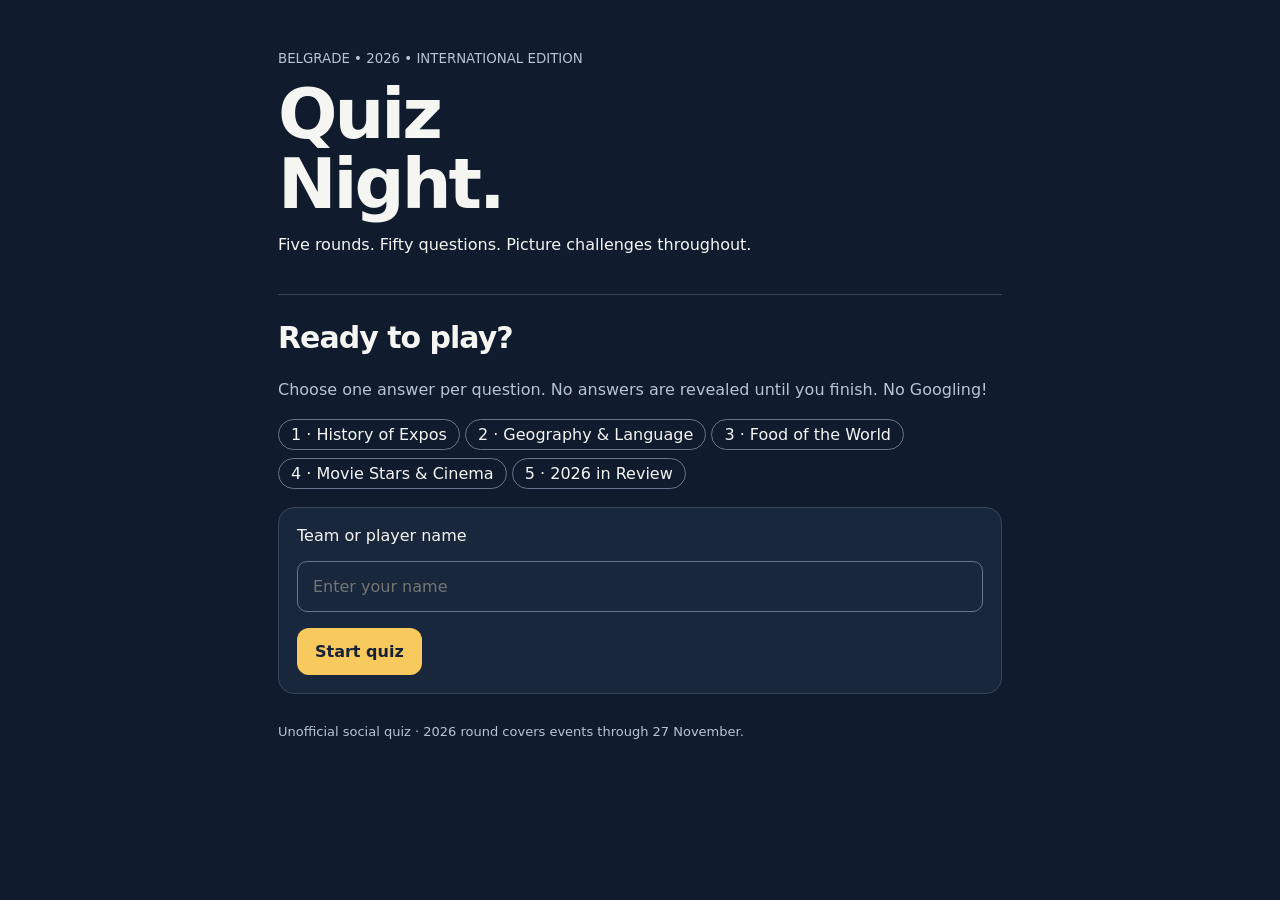
<file: quiz-night/index.html>
<!doctype html><html lang="en"><meta charset="utf-8"><meta name="viewport" content="width=device-width,initial-scale=1"><title>Belgrade Quiz Night</title><style>
*{box-sizing:border-box}body{margin:0;background:#101b2d;color:#f5f5f2;font:16px system-ui,sans-serif}main{max-width:760px;margin:auto;padding:24px 18px 100px}header{border-bottom:1px solid #35465d;padding:24px 0}small,.muted{color:#b6c4d8}h1{font-size:clamp(38px,8vw,70px);line-height:1;margin:12px 0;letter-spacing:-3px}h2{font-size:30px;letter-spacing:-1px}h3{font-size:19px}button,input{font:inherit}button{cursor:pointer;border:0;border-radius:12px;padding:14px 18px;background:#f8c95c;color:#162238;font-weight:700}button.secondary{background:#263951;color:white}button:disabled{opacity:.45;cursor:not-allowed}input[type=text]{width:100%;padding:15px;border-radius:10px;border:1px solid #65768e;background:#18273b;color:white}article{background:#18273b;border:1px solid #34465c;border-radius:16px;padding:18px;margin:14px 0}label.option{display:flex;gap:12px;align-items:center;padding:12px;border:1px solid #3a4e66;border-radius:10px;margin:9px 0;cursor:pointer}label.option:has(input:checked){background:#32546d;border-color:#f8c95c}input[type=radio]{accent-color:#f8c95c;width:20px;height:20px;flex-shrink:0}nav{display:flex;justify-content:space-between;gap:12px;margin-top:24px}progress{width:100%;height:12px;accent-color:#f8c95c}.score{font-size:68px;font-weight:800;color:#f8c95c}.pill{display:inline-block;border:1px solid #65768e;border-radius:20px;padding:5px 12px;margin:4px 0}.correct{color:#8ee6b2}.wrong{color:#ffadad}footer{margin-top:30px;color:#b6c4d8;font-size:13px}a{color:#f8c95c}.question-image{width:100%;max-height:340px;object-fit:contain;border-radius:12px;background:#e8edf1;margin:4px 0 14px;display:block}.image-note{font-size:12px;color:#b6c4d8}</style><main><header><small> BELGRADE • 2026 • INTERNATIONAL EDITION</small><h1>Quiz<br>Night.</h1><p>Five rounds. Fifty questions. Picture challenges throughout.</p></header><div id="app"></div><footer>Unofficial social quiz · 2026 round covers events through 27 November.</footer></main><script>
const rounds=[["History of Expos",[["Widely regarded as the first World Expo, the Great Exhibition of 1851 took place in which city?","Paris","London","Vienna","Berlin",1],["This landmark was built for the 1889 Paris Expo. What is it?","Arc de Triomphe","Sacré-Cœur","Eiffel Tower","Berlin TV Tower",2,"data:image/svg+xml,%3Csvg%20xmlns%3D%22http%3A%2F%2Fwww.w3.org%2F2000%2Fsvg%22%20width%3D%22640%22%20height%3D%22360%22%20viewBox%3D%220%200%20640%20360%22%3E%3Crect%20width%3D%22640%22%20height%3D%22360%22%20fill%3D%22%23e8edf1%22%2F%3E%3Cpath%20d%3D%22M320%2022%20L315%20112%20Q294%20231%20235%20330%20L281%20330%20Q320%20256%20359%20330%20L405%20330%20Q346%20231%20325%20112%20Z%22%20fill%3D%22%234b5563%22%2F%3E%3Cg%20stroke%3D%22%234b5563%22%20stroke-width%3D%2210%22%3E%3Cpath%20d%3D%22M292%20185H348M268%20248H372M248%20286H392%22%2F%3E%3C%2Fg%3E%3Cg%20stroke%3D%22%239ca3af%22%20stroke-width%3D%223%22%3E%3Cpath%20d%3D%22M300%20156L342%20185%20280%20248%20371%20286M340%20156L298%20185%20360%20248%20269%20286%22%2F%3E%3C%2Fg%3E%3C%2Fsvg%3E","Silhouette of a tall lattice landmark."],["At the 1893 Chicago World Expo, Nikola Tesla and Westinghouse demonstrated which electricity system?","Direct current (DC)","Static electricity","Alternating current (AC)","Solar photovoltaics",2],["In which city did the Kingdom of Serbia make its international exhibition debut in 1885?","Paris","Vienna","Brussels","Antwerp",3],["Which World Expo featured this structure?","Seattle 1962","Brussels 1958","Montreal 1967","New York 1964",1,"data:image/svg+xml,%3Csvg%20xmlns%3D%22http%3A%2F%2Fwww.w3.org%2F2000%2Fsvg%22%20width%3D%22640%22%20height%3D%22360%22%20viewBox%3D%220%200%20640%20360%22%3E%3Crect%20width%3D%22640%22%20height%3D%22360%22%20fill%3D%22%23e8edf1%22%2F%3E%3Cg%20stroke%3D%22%239aa6b2%22%20stroke-width%3D%2216%22%3E%3Cline%20x1%3D%22320%22%20y1%3D%2260%22%20x2%3D%22320%22%20y2%3D%22175%22%2F%3E%3Cline%20x1%3D%22320%22%20y1%3D%22175%22%20x2%3D%22200%22%20y2%3D%22115%22%2F%3E%3Cline%20x1%3D%22320%22%20y1%3D%22175%22%20x2%3D%22440%22%20y2%3D%22115%22%2F%3E%3Cline%20x1%3D%22320%22%20y1%3D%22175%22%20x2%3D%22200%22%20y2%3D%22245%22%2F%3E%3Cline%20x1%3D%22320%22%20y1%3D%22175%22%20x2%3D%22440%22%20y2%3D%22245%22%2F%3E%3Cline%20x1%3D%22320%22%20y1%3D%22175%22%20x2%3D%22320%22%20y2%3D%22300%22%2F%3E%3Cline%20x1%3D%22200%22%20y1%3D%22115%22%20x2%3D%22440%22%20y2%3D%22115%22%2F%3E%3Cline%20x1%3D%22200%22%20y1%3D%22245%22%20x2%3D%22440%22%20y2%3D%22245%22%2F%3E%3Cline%20x1%3D%22200%22%20y1%3D%22115%22%20x2%3D%22200%22%20y2%3D%22245%22%2F%3E%3Cline%20x1%3D%22440%22%20y1%3D%22115%22%20x2%3D%22440%22%20y2%3D%22245%22%2F%3E%3C%2Fg%3E%3Cg%20fill%3D%22%23dbe3eb%22%20stroke%3D%22%23657584%22%20stroke-width%3D%223%22%3E%3Ccircle%20cx%3D%22320%22%20cy%3D%2260%22%20r%3D%2229%22%2F%3E%3Ccircle%20cx%3D%22320%22%20cy%3D%22175%22%20r%3D%2229%22%2F%3E%3Ccircle%20cx%3D%22200%22%20cy%3D%22115%22%20r%3D%2229%22%2F%3E%3Ccircle%20cx%3D%22440%22%20cy%3D%22115%22%20r%3D%2229%22%2F%3E%3Ccircle%20cx%3D%22200%22%20cy%3D%22245%22%20r%3D%2229%22%2F%3E%3Ccircle%20cx%3D%22440%22%20cy%3D%22245%22%20r%3D%2229%22%2F%3E%3Ccircle%20cx%3D%22320%22%20cy%3D%22300%22%20r%3D%2229%22%2F%3E%3Ccircle%20cx%3D%22260%22%20cy%3D%22145%22%20r%3D%2229%22%2F%3E%3Ccircle%20cx%3D%22380%22%20cy%3D%22210%22%20r%3D%2229%22%2F%3E%3C%2Fg%3E%3C%2Fsvg%3E","Stylised silver spheres connected by tubes."],["Which city hosted the first World Expo in Asia in 1970?","Tokyo","Seoul","Osaka","Shanghai",2],["Serbia's pavilion at the 1900 Paris Expo was designed to resemble what?","A Serbian-Byzantine church","A medieval fortress","A railway station","A royal palace",0],["What was the central theme of Expo 2015 Milan?","Future mobility","Oceans","Digital cities","Feeding the Planet, Energy for Life",3],["Expo 2020 Dubai actually opened in which year?","2019","2021","2022","2023",1],["What is the official theme of Expo 2027 Belgrade?","Connecting Minds, Creating the Future","Designing Future Society for Our Lives","Play for Humanity: Sport and Music for All","Feeding the Planet, Energy for Life",2]]],["Geography & Language",[["Which country does this flag represent?","Kazakhstan","Uzbekistan","Kyrgyzstan","Turkmenistan",0,"data:image/svg+xml,%3Csvg%20xmlns%3D%22http%3A%2F%2Fwww.w3.org%2F2000%2Fsvg%22%20width%3D%22640%22%20height%3D%22360%22%20viewBox%3D%220%200%20640%20360%22%3E%3Crect%20width%3D%22640%22%20height%3D%22360%22%20fill%3D%22%2300abc2%22%2F%3E%3Ccircle%20cx%3D%22350%22%20cy%3D%22142%22%20r%3D%2247%22%20fill%3D%22%23ffce35%22%2F%3E%3Cg%20stroke%3D%22%23ffce35%22%20stroke-width%3D%225%22%3E%3Cpath%20d%3D%22M350%2088V78%22%20transform%3D%22rotate(0%20350%20142)%22%2F%3E%3Cpath%20d%3D%22M350%2088V78%22%20transform%3D%22rotate(11.25%20350%20142)%22%2F%3E%3Cpath%20d%3D%22M350%2088V78%22%20transform%3D%22rotate(22.5%20350%20142)%22%2F%3E%3Cpath%20d%3D%22M350%2088V78%22%20transform%3D%22rotate(33.75%20350%20142)%22%2F%3E%3Cpath%20d%3D%22M350%2088V78%22%20transform%3D%22rotate(45%20350%20142)%22%2F%3E%3Cpath%20d%3D%22M350%2088V78%22%20transform%3D%22rotate(56.25%20350%20142)%22%2F%3E%3Cpath%20d%3D%22M350%2088V78%22%20transform%3D%22rotate(67.5%20350%20142)%22%2F%3E%3Cpath%20d%3D%22M350%2088V78%22%20transform%3D%22rotate(78.75%20350%20142)%22%2F%3E%3Cpath%20d%3D%22M350%2088V78%22%20transform%3D%22rotate(90%20350%20142)%22%2F%3E%3Cpath%20d%3D%22M350%2088V78%22%20transform%3D%22rotate(101.25%20350%20142)%22%2F%3E%3Cpath%20d%3D%22M350%2088V78%22%20transform%3D%22rotate(112.5%20350%20142)%22%2F%3E%3Cpath%20d%3D%22M350%2088V78%22%20transform%3D%22rotate(123.75%20350%20142)%22%2F%3E%3Cpath%20d%3D%22M350%2088V78%22%20transform%3D%22rotate(135%20350%20142)%22%2F%3E%3Cpath%20d%3D%22M350%2088V78%22%20transform%3D%22rotate(146.25%20350%20142)%22%2F%3E%3Cpath%20d%3D%22M350%2088V78%22%20transform%3D%22rotate(157.5%20350%20142)%22%2F%3E%3Cpath%20d%3D%22M350%2088V78%22%20transform%3D%22rotate(168.75%20350%20142)%22%2F%3E%3Cpath%20d%3D%22M350%2088V78%22%20transform%3D%22rotate(180%20350%20142)%22%2F%3E%3Cpath%20d%3D%22M350%2088V78%22%20transform%3D%22rotate(191.25%20350%20142)%22%2F%3E%3Cpath%20d%3D%22M350%2088V78%22%20transform%3D%22rotate(202.5%20350%20142)%22%2F%3E%3Cpath%20d%3D%22M350%2088V78%22%20transform%3D%22rotate(213.75%20350%20142)%22%2F%3E%3Cpath%20d%3D%22M350%2088V78%22%20transform%3D%22rotate(225%20350%20142)%22%2F%3E%3Cpath%20d%3D%22M350%2088V78%22%20transform%3D%22rotate(236.25%20350%20142)%22%2F%3E%3Cpath%20d%3D%22M350%2088V78%22%20transform%3D%22rotate(247.5%20350%20142)%22%2F%3E%3Cpath%20d%3D%22M350%2088V78%22%20transform%3D%22rotate(258.75%20350%20142)%22%2F%3E%3Cpath%20d%3D%22M350%2088V78%22%20transform%3D%22rotate(270%20350%20142)%22%2F%3E%3Cpath%20d%3D%22M350%2088V78%22%20transform%3D%22rotate(281.25%20350%20142)%22%2F%3E%3Cpath%20d%3D%22M350%2088V78%22%20transform%3D%22rotate(292.5%20350%20142)%22%2F%3E%3Cpath%20d%3D%22M350%2088V78%22%20transform%3D%22rotate(303.75%20350%20142)%22%2F%3E%3Cpath%20d%3D%22M350%2088V78%22%20transform%3D%22rotate(315%20350%20142)%22%2F%3E%3Cpath%20d%3D%22M350%2088V78%22%20transform%3D%22rotate(326.25%20350%20142)%22%2F%3E%3Cpath%20d%3D%22M350%2088V78%22%20transform%3D%22rotate(337.5%20350%20142)%22%2F%3E%3Cpath%20d%3D%22M350%2088V78%22%20transform%3D%22rotate(348.75%20350%20142)%22%2F%3E%3C%2Fg%3E%3Cpath%20d%3D%22M248%20209%20Q300%20246%20350%20219%20Q400%20246%20452%20209%20Q398%20277%20350%20252%20Q302%20277%20248%20209Z%22%20fill%3D%22%23ffce35%22%2F%3E%3Cpath%20d%3D%22M45%2010V350%22%20stroke%3D%22%23ffce35%22%20stroke-width%3D%2212%22%2F%3E%3C%2Fsvg%3E","Turquoise flag with gold sun, eagle and ornament."],["Which river flows through Vienna, Bratislava, Budapest and Belgrade?","Rhine","Elbe","Danube","Vistula",2],["Which country has Portuguese as its official language?","Argentina","Brazil","Chile","Colombia",1],["What does the Serbian word shown here mean?","Hello","Goodbye","Please","Thank you",3,"data:image/svg+xml,%3Csvg%20xmlns%3D%22http%3A%2F%2Fwww.w3.org%2F2000%2Fsvg%22%20width%3D%22640%22%20height%3D%22360%22%20viewBox%3D%220%200%20640%20360%22%3E%3Crect%20width%3D%22640%22%20height%3D%22360%22%20fill%3D%22%23e8edf1%22%2F%3E%3Ctext%20x%3D%22320%22%20y%3D%22210%22%20text-anchor%3D%22middle%22%20font-family%3D%22Arial%2Csans-serif%22%20font-size%3D%22110%22%20font-weight%3D%22bold%22%20fill%3D%22%2318273b%22%3E%D0%A5%D0%92%D0%90%D0%9B%D0%90%3C%2Ftext%3E%3C%2Fsvg%3E","Cyrillic text: ХВАЛА."],["Which country completely surrounds Lesotho?","Namibia","Botswana","South Africa","Mozambique",2],["Which language is primarily spoken in Iran?","Persian","Arabic","Turkish","Urdu",0],["Which continent has the most sovereign countries?","Asia","Africa","Europe","South America",1],["Which country uses this flag?","Australia","Fiji","Samoa","New Zealand",3,"data:image/svg+xml,%3Csvg%20xmlns%3D%22http%3A%2F%2Fwww.w3.org%2F2000%2Fsvg%22%20width%3D%22640%22%20height%3D%22360%22%20viewBox%3D%220%200%20640%20360%22%3E%3Crect%20width%3D%22640%22%20height%3D%22360%22%20fill%3D%22%23012169%22%2F%3E%3Cg%3E%3Crect%20width%3D%22280%22%20height%3D%22150%22%20fill%3D%22%23012169%22%2F%3E%3Cpath%20d%3D%22M0%200L280%20150M280%200L0%20150%22%20stroke%3D%22white%22%20stroke-width%3D%2230%22%2F%3E%3Cpath%20d%3D%22M0%200L280%20150M280%200L0%20150%22%20stroke%3D%22%23C8102E%22%20stroke-width%3D%2210%22%2F%3E%3Cpath%20d%3D%22M140%200V150M0%2075H280%22%20stroke%3D%22white%22%20stroke-width%3D%2242%22%2F%3E%3Cpath%20d%3D%22M140%200V150M0%2075H280%22%20stroke%3D%22%23C8102E%22%20stroke-width%3D%2224%22%2F%3E%3C%2Fg%3E%3Ctext%20x%3D%22470%22%20y%3D%2277%22%20text-anchor%3D%22middle%22%20font-size%3D%2260%22%20fill%3D%22white%22%3E%E2%98%85%3C%2Ftext%3E%3Ctext%20x%3D%22470%22%20y%3D%2277%22%20text-anchor%3D%22middle%22%20font-size%3D%2246%22%20fill%3D%22%23cc142b%22%3E%E2%98%85%3C%2Ftext%3E%3Ctext%20x%3D%22400%22%20y%3D%22155%22%20text-anchor%3D%22middle%22%20font-size%3D%2260%22%20fill%3D%22white%22%3E%E2%98%85%3C%2Ftext%3E%3Ctext%20x%3D%22400%22%20y%3D%22155%22%20text-anchor%3D%22middle%22%20font-size%3D%2246%22%20fill%3D%22%23cc142b%22%3E%E2%98%85%3C%2Ftext%3E%3Ctext%20x%3D%22545%22%20y%3D%22130%22%20text-anchor%3D%22middle%22%20font-size%3D%2260%22%20fill%3D%22white%22%3E%E2%98%85%3C%2Ftext%3E%3Ctext%20x%3D%22545%22%20y%3D%22130%22%20text-anchor%3D%22middle%22%20font-size%3D%2246%22%20fill%3D%22%23cc142b%22%3E%E2%98%85%3C%2Ftext%3E%3Ctext%20x%3D%22470%22%20y%3D%22268%22%20text-anchor%3D%22middle%22%20font-size%3D%2260%22%20fill%3D%22white%22%3E%E2%98%85%3C%2Ftext%3E%3Ctext%20x%3D%22470%22%20y%3D%22268%22%20text-anchor%3D%22middle%22%20font-size%3D%2246%22%20fill%3D%22%23cc142b%22%3E%E2%98%85%3C%2Ftext%3E%3C%2Fsvg%3E","Blue flag with Union Jack and four red stars."],["Which country has coastlines on both the Atlantic and Mediterranean?","Austria","Switzerland","Morocco","Hungary",2],["In which language does 'gracias' mean thank you?","Spanish","Italian","Greek","German",0]]],["Food of the World",[["Name this Georgian cheese-filled bread.","Pide","Khachapuri","Focaccia","Lahmacun",1,"https://commons.wikimedia.org/wiki/Special:FilePath/Khachapuri%20in%20Batumi.jpg?width=640","Boat-shaped bread with cheese and egg."],["What is the main ingredient in hummus?","Lentils","White beans","Chickpeas","Peas",2],["Name this noodle soup.","Pho","Ramen","Laksa","Tom yum",0,"https://commons.wikimedia.org/wiki/Special:FilePath/Pho-Beef-Noodles-2008.jpg?width=640","Bowl of rice noodles, beef, broth and herbs."],["Which cheese is traditionally used in a Greek salad?","Halloumi","Ricotta","Manchego","Feta",3],["What is the principal ingredient of Japanese miso paste?","Sesame seeds","Soybeans","Rice noodles","Seaweed",1],["What is this dish called?","Patatas bravas","Chilli cheese fries","Poutine","Curry chips",2,"https://commons.wikimedia.org/wiki/Special:FilePath/Original%20Poutine%20La%20Banquise.jpg?width=640","Fries topped with cheese curds and brown gravy."],["What type of food is ajvar?","Roasted pepper relish","Sweet pastry","Noodle soup","Cured sausage",0],["Name this rice dish.","Jambalaya","Risotto","Biryani","Paella",3,"https://commons.wikimedia.org/wiki/Special:FilePath/Paella%20de%20marisco%2001.jpg?width=640","Wide pan with yellow rice, prawns and mussels."],["What is the principal ingredient of guacamole?","Tomato","Avocado","Cucumber","Courgette",1],["What is the traditional protein in a classic Peruvian ceviche?","Beef","Chicken","Raw fish","Pork",2]]],["Movie Stars & Cinema",[["Which film franchise is represented by this illustrated prop?","Jurassic Park","Indiana Jones","King Kong","Godzilla",0,"data:image/svg+xml,%3Csvg%20xmlns%3D%22http%3A%2F%2Fwww.w3.org%2F2000%2Fsvg%22%20width%3D%22640%22%20height%3D%22360%22%20viewBox%3D%220%200%20640%20360%22%3E%3Crect%20width%3D%22640%22%20height%3D%22360%22%20fill%3D%22%23e8edf1%22%2F%3E%3Crect%20x%3D%22230%22%20y%3D%2240%22%20width%3D%22180%22%20height%3D%22280%22%20rx%3D%2210%22%20fill%3D%22%238b6139%22%2F%3E%3Crect%20x%3D%22245%22%20y%3D%2265%22%20width%3D%22150%22%20height%3D%22220%22%20rx%3D%228%22%20fill%3D%22%23e4ad42%22%2F%3E%3Cellipse%20cx%3D%22320%22%20cy%3D%22170%22%20rx%3D%2258%22%20ry%3D%2283%22%20fill%3D%22%23edb85b%22%2F%3E%3Cg%20stroke%3D%22%23312b26%22%20stroke-width%3D%224%22%20fill%3D%22none%22%3E%3Cellipse%20cx%3D%22320%22%20cy%3D%22165%22%20rx%3D%227%22%20ry%3D%2220%22%2F%3E%3Cpath%20d%3D%22M313%20150L290%20120M327%20150L350%20120M313%20165L286%20185M327%20165L354%20185M320%20184L320%20211%22%2F%3E%3Cellipse%20cx%3D%22300%22%20cy%3D%22144%22%20rx%3D%2220%22%20ry%3D%228%22%20transform%3D%22rotate(45%20300%20144)%22%2F%3E%3Cellipse%20cx%3D%22340%22%20cy%3D%22144%22%20rx%3D%2220%22%20ry%3D%228%22%20transform%3D%22rotate(-45%20340%20144)%22%2F%3E%3C%2Fg%3E%3C%2Fsvg%3E","Illustration of a mosquito trapped in amber on a cane handle."],["Who played Maximus in Gladiator (2000)?","Brad Pitt","Russell Crowe","Hugh Jackman","Gerard Butler",1],["Which film won Best Picture at the 2020 Oscars?","1917","Joker","Once Upon a Time in Hollywood","Parasite",3],["Which actor played the title character in the 2023 film Oppenheimer?","Matt Damon","Robert Downey Jr.","Cillian Murphy","Christian Bale",2],["Which film series is associated with this illustrated prop?","Star Wars","The Lord of the Rings","The Hunger Games","Pirates of the Caribbean",1,"data:image/svg+xml,%3Csvg%20xmlns%3D%22http%3A%2F%2Fwww.w3.org%2F2000%2Fsvg%22%20width%3D%22640%22%20height%3D%22360%22%20viewBox%3D%220%200%20640%20360%22%3E%3Crect%20width%3D%22640%22%20height%3D%22360%22%20fill%3D%22%23e8edf1%22%2F%3E%3Cellipse%20cx%3D%22320%22%20cy%3D%22180%22%20rx%3D%22116%22%20ry%3D%2285%22%20fill%3D%22none%22%20stroke%3D%22%23b7831e%22%20stroke-width%3D%2242%22%2F%3E%3Cellipse%20cx%3D%22320%22%20cy%3D%22172%22%20rx%3D%22116%22%20ry%3D%2285%22%20fill%3D%22none%22%20stroke%3D%22%23f8cb55%22%20stroke-width%3D%2225%22%2F%3E%3Cpath%20d%3D%22M211%20194Q320%20252%20429%20194%22%20stroke%3D%22%239a6918%22%20stroke-width%3D%224%22%20fill%3D%22none%22%2F%3E%3Cg%20fill%3D%22%23ae781b%22%20font-size%3D%2216%22%20font-family%3D%22serif%22%3E%3Ctext%20x%3D%22255%22%20y%3D%22262%22%3E%E2%97%88%20%E1%9B%89%20%E1%9A%B1%20%E1%9A%B7%20%E1%9B%9F%20%E2%97%88%3C%2Ftext%3E%3C%2Fg%3E%3C%2Fsvg%3E","Illustration of a gold ring with markings."],["Who directed The Grand Budapest Hotel?","Christopher Nolan","Wes Anderson","David Fincher","Tim Burton",1],["Which actress played Mia in La La Land?","Jennifer Lawrence","Margot Robbie","Anne Hathaway","Emma Stone",3],["Which horror film is associated with this illustrated carpet pattern?","Psycho","The Exorcist","The Shining","Misery",2,"data:image/svg+xml,%3Csvg%20xmlns%3D%22http%3A%2F%2Fwww.w3.org%2F2000%2Fsvg%22%20width%3D%22640%22%20height%3D%22360%22%20viewBox%3D%220%200%20640%20360%22%3E%3Crect%20width%3D%22640%22%20height%3D%22360%22%20fill%3D%22%239b2d16%22%2F%3E%3Cdefs%3E%3Cpattern%20id%3D%22p%22%20width%3D%22120%22%20height%3D%22104%22%20patternUnits%3D%22userSpaceOnUse%22%3E%3Cpath%20d%3D%22M30%200H90L120%2052%2090%20104H30L0%2052Z%22%20fill%3D%22%23e87d1b%22%20stroke%3D%22%23562b23%22%20stroke-width%3D%2215%22%2F%3E%3Cpath%20d%3D%22M40%2020H80L98%2052%2080%2084H40L22%2052Z%22%20fill%3D%22%239b2d16%22%2F%3E%3C%2Fpattern%3E%3C%2Fdefs%3E%3Crect%20width%3D%22640%22%20height%3D%22360%22%20fill%3D%22url(%23p)%22%2F%3E%3C%2Fsvg%3E","Red, orange and brown geometric hotel carpet."],["Who played Jack Dawson in Titanic?","Leonardo DiCaprio","Tom Cruise","Matt Damon","Ben Affleck",0],["Which film features the song 'My Heart Will Go On'?","The Bodyguard","Titanic","Pretty Woman","Ghost",1]]],["2026 in Review",[["Which country hosted the 2026 Winter Olympics, represented by this flag?","France","Switzerland","Italy","Austria",2,"data:image/svg+xml,%3Csvg%20xmlns%3D%22http%3A%2F%2Fwww.w3.org%2F2000%2Fsvg%22%20width%3D%22640%22%20height%3D%22360%22%20viewBox%3D%220%200%20640%20360%22%3E%3Crect%20width%3D%22640%22%20height%3D%22360%22%20fill%3D%22white%22%2F%3E%3Crect%20width%3D%22213.33%22%20height%3D%22360%22%20fill%3D%22%23009246%22%2F%3E%3Crect%20x%3D%22426.67%22%20width%3D%22213.33%22%20height%3D%22360%22%20fill%3D%22%23ce2b37%22%2F%3E%3C%2Fsvg%3E","Vertical green, white and red tricolour."],["Which UK city hosted the 2026 Commonwealth Games?","Glasgow","Birmingham","Manchester","Cardiff",0],["The USA marked how many years since the Declaration of Independence on 4 July 2026?","200","225","275","250",3],["Which NASA mission sent astronauts around the Moon in April 2026?","Artemis I","Artemis II","Artemis III","Apollo 18",1],["Which three countries hosted the men's FIFA World Cup in 2026?","Spain, Portugal, Morocco","USA, Brazil, Argentina","USA, Canada, Mexico","UK, Ireland, France",2],["How many teams competed at the expanded 2026 men's FIFA World Cup?","48","32","40","64",0],["Which stadium was selected to host the 2026 men's FIFA World Cup final?","SoFi Stadium","AT&T Stadium","Hard Rock Stadium","MetLife Stadium",3],["What astronomical event is illustrated here, as seen in parts of Spain on 12 August 2026?","Lunar eclipse","Total solar eclipse","Transit of Venus","Meteor shower",1,"data:image/svg+xml,%3Csvg%20xmlns%3D%22http%3A%2F%2Fwww.w3.org%2F2000%2Fsvg%22%20width%3D%22640%22%20height%3D%22360%22%20viewBox%3D%220%200%20640%20360%22%3E%3Cdefs%3E%3CradialGradient%20id%3D%22g%22%3E%3Cstop%20stop-color%3D%22white%22%2F%3E%3Cstop%20offset%3D%22.46%22%20stop-color%3D%22%23ffdb9b%22%2F%3E%3Cstop%20offset%3D%221%22%20stop-color%3D%22%23111b2e%22%2F%3E%3C%2FradialGradient%3E%3C%2Fdefs%3E%3Crect%20width%3D%22640%22%20height%3D%22360%22%20fill%3D%22%23111b2e%22%2F%3E%3Ccircle%20cx%3D%22320%22%20cy%3D%22180%22%20r%3D%22150%22%20fill%3D%22url(%23g)%22%2F%3E%3Ccircle%20cx%3D%22320%22%20cy%3D%22180%22%20r%3D%2294%22%20fill%3D%22%23111b2e%22%2F%3E%3C%2Fsvg%3E","Dark circular disc surrounded by a bright corona."],["Which Canadian astronaut flew on Artemis II?","Chris Hadfield","David Saint-Jacques","Jeremy Hansen","Marc Garneau",2],["Which US state hosted the launch of Artemis II?","Florida","Texas","California","Virginia",0]]]];
const app=document.getElementById('app'), key='belgrade-quiz-night-v3';let state={name:'',answers:{},round:-1,done:false};try{let s=JSON.parse(localStorage.getItem(key));if(s)state=s}catch{};const save=()=>{try{localStorage.setItem(key,JSON.stringify(state))}catch{}};const count=()=>Object.keys(state.answers).length;const go=r=>{state.round=r;save();render();window.scrollTo(0,0)};const esc=s=>String(s).replace(/[&<>"']/g,c=>({'&':'&amp;','<':'&lt;','>':'&gt;','"':'&quot;',"'":'&#39;'}[c]));function picture(q){return q[6]?'<img class="question-image" loading="lazy" src="'+esc(q[6])+'" alt="'+esc(q[7])+'" onerror="this.style.display=\'none\';this.nextElementSibling.hidden=false"><p hidden class="image-note">'+esc(q[7])+'</p>':''}function score(){return rounds.map((r,i)=>r[1].reduce((n,q,j)=>n+(state.answers[i+'-'+j]===q[5]?1:0),0))}
function render(){if(state.done){const scores=score(),total=scores.reduce((a,b)=>a+b,0);app.innerHTML='<h2>Results · '+esc(state.name)+'</h2><div class="score">'+total+'/50</div>'+rounds.map((r,i)=>'<article>'+esc(r[0])+' <strong style="float:right">'+scores[i]+'/10</strong></article>').join('')+'<button id="share">Share score with host</button> <button class="secondary" id="review">Review answers</button><div id="details"></div>';document.getElementById('share').onclick=async()=>{let t='Quiz Night | '+state.name+' | '+total+'/50\n'+rounds.map((r,i)=>r[0]+': '+scores[i]+'/10').join('\n');try{if(navigator.share){await navigator.share({text:t})}else{await navigator.clipboard.writeText(t);alert('Score copied — send it to the host.')}}catch{prompt('Copy your score:',t)}};document.getElementById('review').onclick=()=>{document.getElementById('details').innerHTML=rounds.map((r,i)=>'<h2>'+esc(r[0])+'</h2>'+r[1].map((q,j)=>'<article><b>'+esc(q[0])+'</b>'+picture(q)+'<p class="'+(state.answers[i+'-'+j]===q[5]?'correct':'wrong')+'">Your answer: '+esc(q[1+state.answers[i+'-'+j]]??'Unanswered')+'</p><p>Correct answer: '+esc(q[1+q[5]])+'</p></article>').join('')).join('')};return}
if(state.round<0){app.innerHTML='<h2>Ready to play?</h2><p class="muted">Choose one answer per question. No answers are revealed until you finish. No Googling!</p>'+rounds.map((r,i)=>'<div class="pill">'+(i+1)+' · '+esc(r[0])+'</div>').join(' ')+'<article><label for="team">Team or player name</label><p><input type="text" id="team" maxlength="70" placeholder="Enter your name" value="'+esc(state.name)+'"></p><button id="start">Start quiz</button></article>';document.getElementById('start').onclick=()=>{let n=document.getElementById('team').value.trim();if(!n){document.getElementById('team').focus();return}state.name=n;go(0)};return}
let i=state.round,r=rounds[i];app.innerHTML='<p class="muted">ROUND '+(i+1)+' / 5 · <span id="count">'+count()+'</span> / 50 answered</p><progress id="progress" max="50" value="'+count()+'"></progress><h2>'+esc(r[0])+'</h2>'+r[1].map((q,j)=>'<article><h3>'+(i*10+j+1)+'. '+esc(q[0])+'</h3>'+picture(q)+q.slice(1,5).map((a,k)=>'<label class="option"><input type="radio" name="q'+j+'" data-key="'+i+'-'+j+'" value="'+k+'" '+(state.answers[i+'-'+j]===k?'checked':'')+'><span>'+esc(a)+'</span></label>').join('')+'</article>').join('')+'<nav><button class="secondary" id="back">Back</button><button id="next">'+(i===4?'Submit quiz':'Next round')+'</button></nav><p id="error" role="alert" class="wrong"></p>';app.querySelectorAll('input[type=radio]').forEach(el=>el.onchange=()=>{state.answers[el.dataset.key]=Number(el.value);save();document.getElementById('count').textContent=count();document.getElementById('progress').value=count()});document.getElementById('back').onclick=()=>go(i-1);document.getElementById('next').onclick=()=>{if(r[1].some((q,j)=>state.answers[i+'-'+j]===undefined)){document.getElementById('error').textContent='Please answer all ten questions in this round.';return}if(i<4)go(i+1);else if(count()===50){state.done=true;save();render();window.scrollTo(0,0)}else{document.getElementById('error').textContent='Please complete all rounds.'}}}
render();</script></html>
</file>
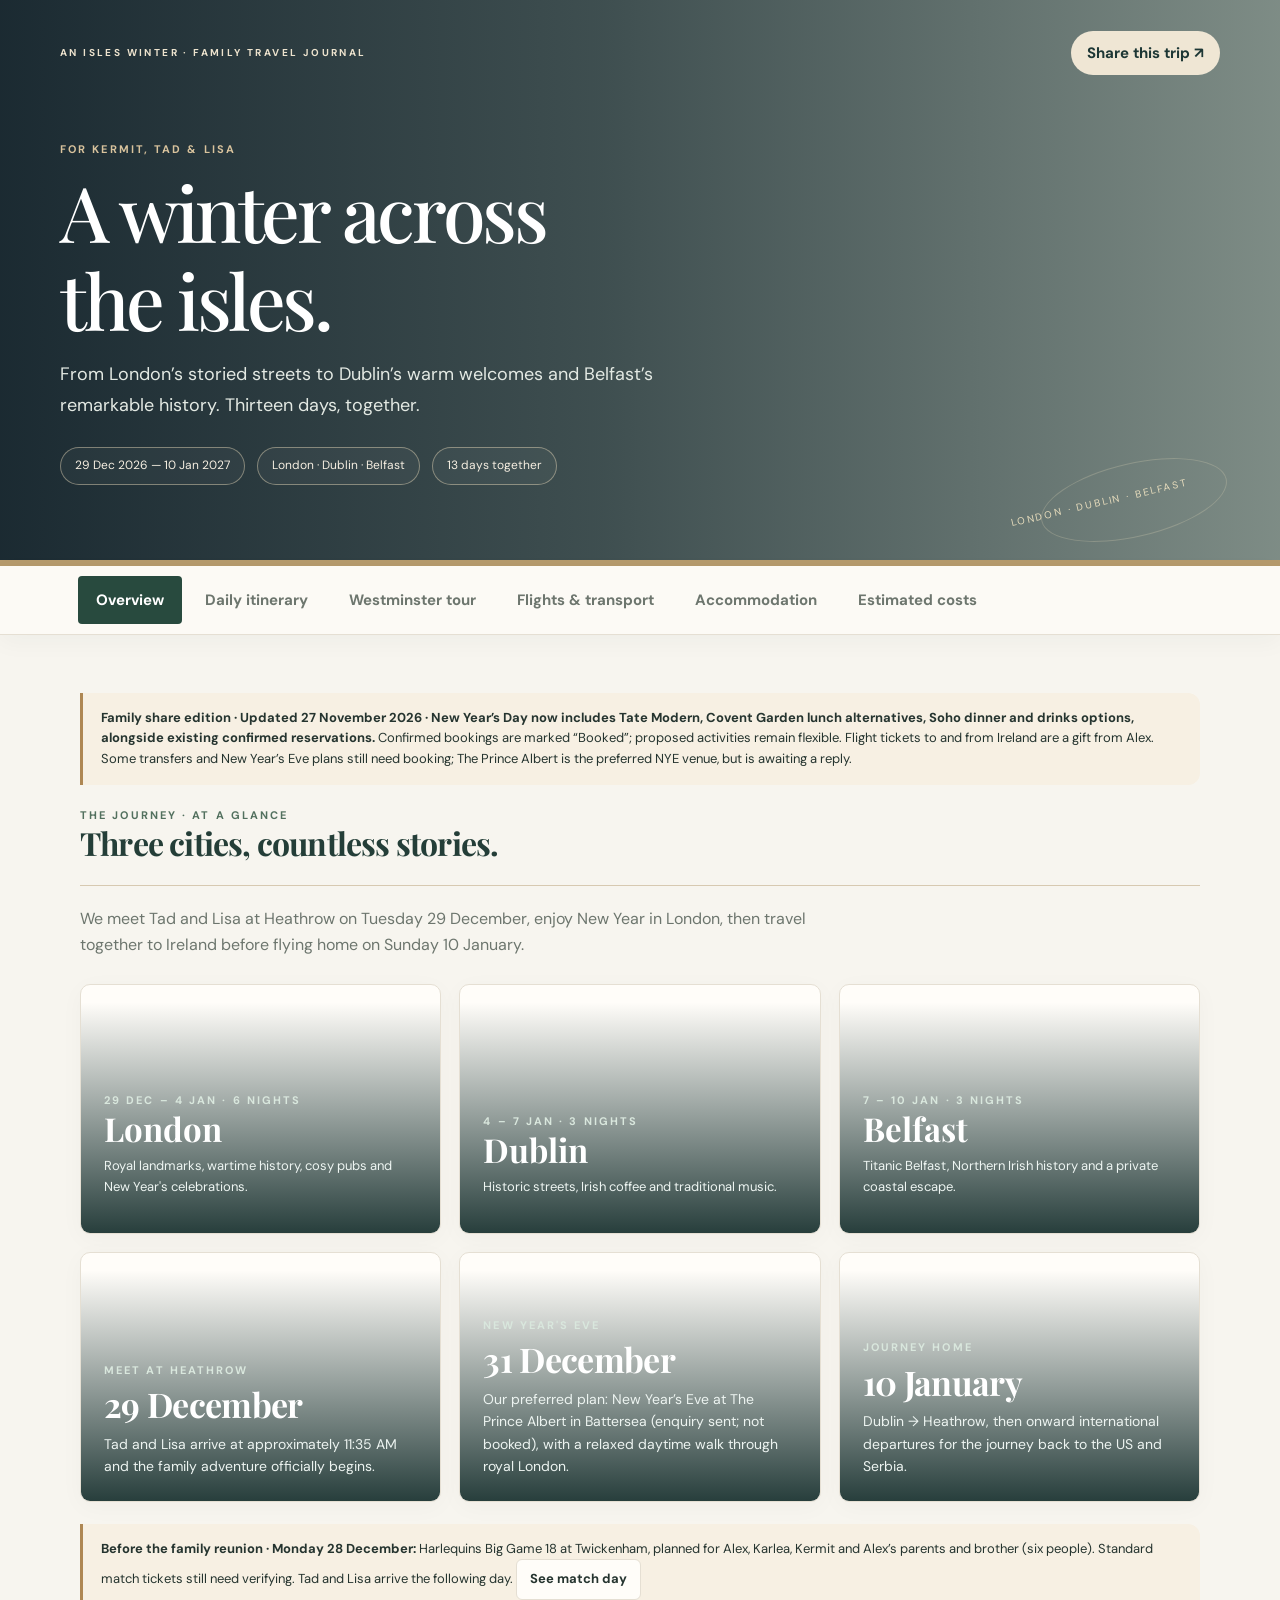
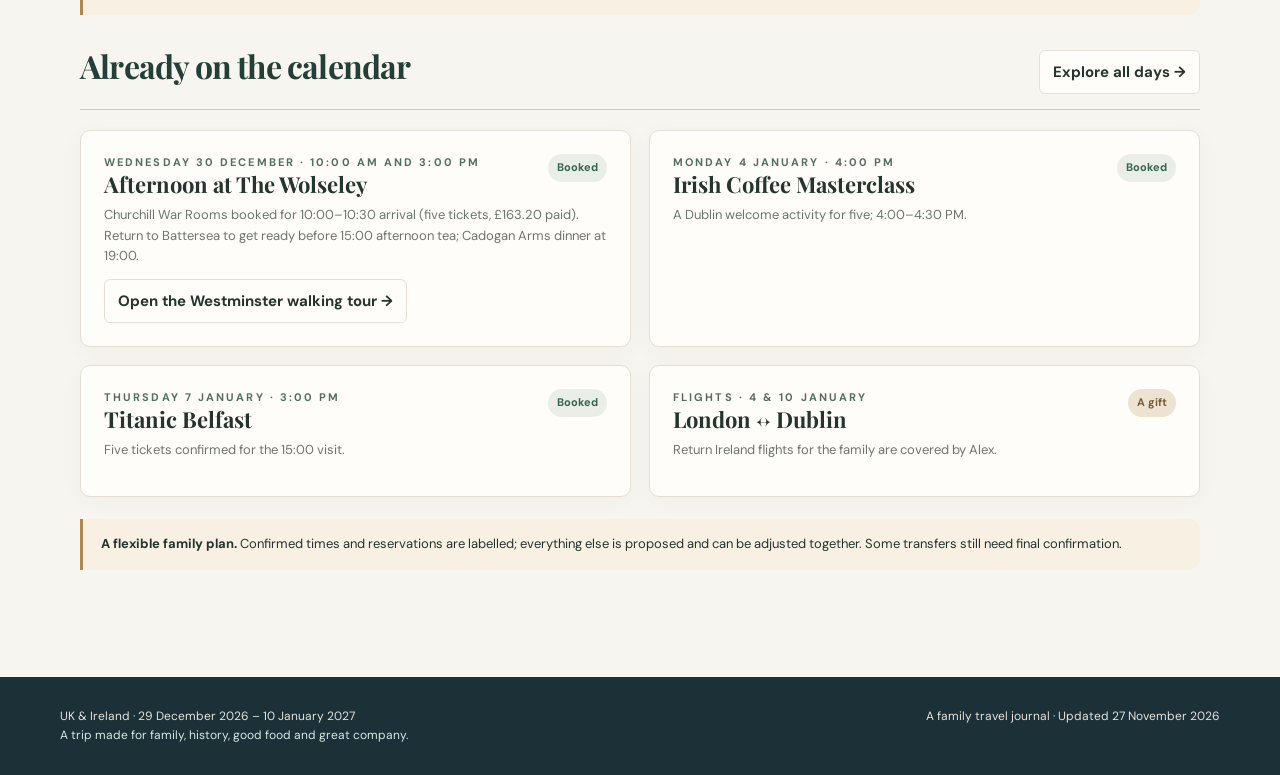
<file: index (1).html>
<!doctype html><html lang="en"><head><meta charset="utf-8"><meta name="viewport" content="width=device-width,initial-scale=1"><meta name="theme-color" content="#102d31"><title>The Isles in Winter | Family Trip · Family share edition · Updated 27 November</title><style>
@import url('https://fonts.googleapis.com/css2?family=DM+Sans:wght@400;500;600;700&family=Playfair+Display:wght@500;600;700&display=swap');
:root{--ink:#17313a;--muted:#697b7d;--navy:#102d31;--teal:#176a65;--light:#f4f7f4;--line:#e3e9e6;--cream:#f7f2e8;--gold:#aa8448;--white:#fff}*{box-sizing:border-box}html{scroll-behavior:smooth}body{margin:0;font:15px/1.6 'DM Sans',Arial,sans-serif;color:var(--ink);background:var(--light)}button{font:inherit}a{color:var(--teal)}.hero{background:linear-gradient(125deg,rgba(12,44,48,.98),rgba(25,78,76,.88)),url('https://images.unsplash.com/photo-1513635269975-59663e0ac1ad?w=1600&q=85') center/cover;color:white;padding:34px 24px 42px}.shell{max-width:1160px;margin:auto}.topline{display:flex;justify-content:space-between;align-items:center;gap:18px}.brand{font-size:11px;letter-spacing:.2em;text-transform:uppercase;font-weight:700;color:#c6d8d2}.eyebrow{font-size:11px;letter-spacing:.19em;text-transform:uppercase;color:#b8dbd1;font-weight:700;margin:44px 0 8px}h1,h2,h3{font-family:'Playfair Display',Georgia,serif;line-height:1.15}h1{font-size:clamp(41px,6vw,78px);font-weight:500;margin:0 0 16px;letter-spacing:-.03em}h2{font-size:32px;letter-spacing:-.025em;margin:0 0 10px}h3{font-size:22px;margin:0 0 8px}p{margin:0 0 12px}.hero-sub{font-size:17px;max-width:660px;color:#dbe8e3}.hero-meta{display:flex;flex-wrap:wrap;gap:12px;margin-top:27px}.chip{border:1px solid #ffffff40;border-radius:100px;padding:8px 14px;font-size:12px;color:#e7f1ed}.share{background:#fff;color:var(--navy);border:0;border-radius:100px;padding:10px 16px;font-weight:700;cursor:pointer}.nav-wrap{position:sticky;top:0;z-index:20;background:#fff;border-bottom:1px solid var(--line);box-shadow:0 6px 18px #1d37390a}.nav{max-width:1160px;margin:auto;display:flex;gap:5px;overflow-x:auto;padding:10px 18px}.nav button{white-space:nowrap;border:0;background:none;padding:12px 18px;color:var(--muted);border-radius:12px;font-weight:700;cursor:pointer}.nav button.active{background:var(--navy);color:white}main{max-width:1160px;margin:auto;padding:36px 20px 85px}.panel{display:none}.panel.active{display:block}.lead{font-size:16px;color:var(--muted);max-width:750px;margin:0 0 26px}.sectionline{display:flex;justify-content:space-between;align-items:center;gap:18px;flex-wrap:wrap;margin-bottom:20px}.grid{display:grid;gap:18px}.three{grid-template-columns:repeat(3,minmax(0,1fr))}.two{grid-template-columns:repeat(2,minmax(0,1fr))}.card{background:white;border:1px solid var(--line);border-radius:18px;padding:23px;box-shadow:0 6px 22px #1c343709}.scenic{min-height:202px;display:flex;flex-direction:column;justify-content:end;color:white;background-size:cover;background-position:center;overflow:hidden;position:relative}.scenic:before{content:'';position:absolute;inset:0;background:linear-gradient(0deg,rgba(16,45,49,.82) 0%,rgba(16,45,49,.38) 56%,rgba(16,45,49,.10) 100%)}.scenic>*{position:relative}.scenic h3{font-size:28px}.scenic p{color:#eef5f2;font-size:13px}.feature{min-height:220px}.feature .stat{font-family:'Playfair Display',Georgia,serif;font-size:34px;letter-spacing:-.02em;line-height:1.05;color:#fff;margin:8px 0 10px}.feature .mini{color:#edf4f1;font-size:14px;max-width:360px;margin:0}.london{background-image:url('https://images.unsplash.com/photo-1513635269975-59663e0ac1ad?w=1200&q=80');background-position:center}.dublin{background-image:url('https://images.unsplash.com/photo-1549918864-48ac978761a4?w=1200&q=80');background-position:center}.belfast{background-image:url('https://images.unsplash.com/photo-1487958449943-2429e8be8625?w=1200&q=80');background-position:center}.heathrow{background-image:url('https://images.unsplash.com/photo-1436491865332-7a61a109cc05?w=1200&q=80');background-position:center}.nye{background-image:url('https://images.unsplash.com/photo-1467810563316-b5476525c0f9?w=1200&q=80');background-position:center}.journeyhome{background-image:url('https://images.unsplash.com/photo-1502920917128-1aa500764ce7?w=1200&q=80');background-position:center}.smallcaps{font-size:11px;letter-spacing:.15em;text-transform:uppercase;font-weight:700;color:var(--teal)}.stat{font-weight:700;font-size:22px;margin:6px 0}.pill{font-size:11px;font-weight:700;padding:5px 9px;border-radius:100px;background:#e5f1ee;color:#21685c;white-space:nowrap}.pill.pending{background:#fff0da;color:#91642f}.pill.gift{background:#ece7f8;color:#6c508f}.row{display:flex;gap:12px;align-items:flex-start;justify-content:space-between}.muted{color:var(--muted)}.note{border-left:3px solid var(--gold);background:#fffaf0;border-radius:0 12px 12px 0;padding:15px 18px;font-size:13px;margin:22px 0}.day-picker{display:flex;overflow-x:auto;gap:9px;padding:3px 0 16px}.day-picker button{min-width:80px;border:1px solid var(--line);border-radius:12px;background:#fff;padding:10px 9px;text-align:center;cursor:pointer;color:var(--ink)}.day-picker button.active{background:var(--navy);color:#fff;border-color:var(--navy)}.day-picker span{display:block;font-size:11px}.day-picker strong{font-size:21px;display:block;line-height:1.25}.day-picker em{font-size:10px;font-style:normal}.dayhead{background:var(--navy);color:#fff;border-radius:18px 18px 0 0;padding:24px 27px}.dayhead h3{font-size:30px;margin:5px 0}.daybody{background:#fff;border:1px solid var(--line);border-top:0;border-radius:0 0 18px 18px;padding:24px 27px}.activity{display:grid;grid-template-columns:84px 1fr;gap:14px;position:relative;padding:12px 0;border-bottom:1px solid var(--line)}.activity:last-child{border-bottom:0}.activity-time{font-weight:700;color:var(--teal);font-size:13px}.activity strong{display:block;font-size:15px}.activity p{color:var(--muted);font-size:13px;margin:3px 0}.activity .pill{display:inline-block;margin-top:6px}.flight{border:1px solid var(--line);border-radius:17px;background:white;padding:21px;margin-bottom:15px}.flightline{display:flex;align-items:center;gap:16px;margin:15px 0}.airport{font-size:30px;letter-spacing:-.03em;font-weight:700}.dash{flex:1;border-top:1px dashed #9aada9;position:relative}.dash:after{content:'✈';position:absolute;left:47%;top:-16px;background:#fff;padding:0 8px;color:var(--teal)}.flight p,.stay p{font-size:13px;color:var(--muted)}.details{font-size:13px;margin:8px 0}.details b{color:var(--ink)}.cost-group{margin:30px 0}.cost-group h3{margin-bottom:14px}.cost-item{display:grid;grid-template-columns:minmax(0,1fr) auto;gap:12px;border-bottom:1px solid var(--line);padding:15px 0}.cost-item:last-child{border:0}.cost-name{font-weight:700}.cost-sub{font-size:12px;color:var(--muted);margin-top:3px}.price{font-weight:700;white-space:nowrap;text-align:right}.foot{background:#0e292c;color:#c9dad6;padding:30px 24px;font-size:12px}.foot-inner{max-width:1160px;margin:auto;display:flex;justify-content:space-between;gap:15px;flex-wrap:wrap}.tip{color:var(--muted);font-size:13px}.divider{height:1px;background:var(--line);margin:22px 0}.mini{font-size:12px}.count{font-size:12px;color:var(--muted)}.tagline{color:#d6e8e1}.buttonlight{border:1px solid var(--line);background:white;padding:9px 13px;border-radius:9px;cursor:pointer;color:var(--ink);font-weight:700}@media(max-width:720px){.hero{padding:22px 20px 31px}.topline{align-items:flex-start}.brand{max-width:160px;line-height:1.5}.share{font-size:12px;padding:8px 10px}.eyebrow{margin-top:36px}h1{font-size:45px}.hero-sub{font-size:15px}.three,.two{grid-template-columns:1fr}main{padding:27px 15px 65px}.card{padding:19px}.nav button{padding:10px 13px;font-size:13px}.activity{grid-template-columns:67px 1fr;gap:9px}.dayhead,.daybody{padding:20px}.dayhead h3{font-size:26px}.flightline{gap:8px}.airport{font-size:27px}.sectionline h2{font-size:29px}}@media print{.nav-wrap,.share,.day-picker{display:none} .panel{display:block!important;page-break-before:always}.hero{color:#fff}main{padding:20px}.daybody{page-break-inside:avoid}}

/* UK & Ireland editorial edition */
:root{--ink:#25342f;--muted:#6d766e;--navy:#192c36;--teal:#305c4c;--light:#f7f5ef;--line:#e5dfd3;--cream:#f8f3e8;--gold:#aa8957;--white:#fffdf9}
body{background:var(--light);color:var(--ink)}
.hero{background:linear-gradient(90deg,rgba(18,34,42,.96) 0%,rgba(22,42,45,.82) 47%,rgba(31,58,51,.56) 100%),url('https://images.unsplash.com/photo-1513635269975-59663e0ac1ad?w=1800&q=85') center 48%/cover;position:relative;padding-top:31px;padding-bottom:75px;border-bottom:6px solid #b59a6c}
.hero:after{content:'';position:absolute;right:4%;bottom:23px;width:188px;height:72px;opacity:.24;border:1px solid #e8ddbd;border-radius:50%;transform:rotate(-13deg);pointer-events:none}
.hero:before{content:'LONDON  ·  DUBLIN  ·  BELFAST';position:absolute;right:7%;bottom:51px;font:10px 'DM Sans',sans-serif;letter-spacing:.2em;color:#e8ddbd;transform:rotate(-13deg);z-index:1;pointer-events:none}
.brand{font-size:10px;letter-spacing:.24em;color:#ede3ce}.eyebrow{color:#d9c39d;margin-top:66px}.hero-sub{font-size:18px;max-width:610px;color:#e3e9e3;line-height:1.7}.chip{border-color:#f0dfbd70;color:#f5eee1;background:#ffffff0a}.share{background:#efe6d4;color:#1d3735}
.nav-wrap{background:#fcfaf5;box-shadow:0 7px 24px #25342f0a}.nav button{border-radius:4px}.nav button.active{background:#284a3e}.card,.flight{background:var(--white);border-color:var(--line);border-radius:10px;box-shadow:0 5px 24px #352d2008}.scenic{border-radius:10px;min-height:250px}.scenic:before{background:linear-gradient(0deg,#152e2ceb 0%,transparent 93%)}.scenic h3{font-size:33px}.smallcaps{color:#52705e;letter-spacing:.19em}.stat{color:#263f39}.pill{background:#e9eee6;color:#37644c}.pill.gift{background:#eee3d2;color:#775b35}.pill.pending{background:#f5e7d9;color:#955b40}.note{background:#f7f0e3;border-color:#ae8753}.day-picker button{border-radius:8px;background:#fffdf9}.day-picker button.active{background:#274b3e;border-color:#274b3e}.dayhead{background:linear-gradient(115deg,#1d3440,#315645);border-radius:10px 10px 0 0}.daybody{border-radius:0 0 10px 10px}.activity-time{color:#426c56}.foot{background:#1c3038;color:#e4e2d9}.buttonlight{background:#fffdf9;border-radius:6px}.airport{color:#234638}h1,h2,h3{font-family:'Playfair Display',Georgia,serif}h1{letter-spacing:-.045em}h2{color:#243e38}.sectionline{border-bottom:1px solid #d7c9b1;padding-bottom:14px}.cost-item{border-color:#eae3d6}.price{color:#294739}
@media(max-width:720px){.hero{padding-bottom:57px}.eyebrow{margin-top:43px}.hero:before,.hero:after{display:none}.scenic{min-height:205px}.hero-sub{font-size:15px}}

/* Accommodation neighbourhood guide — only display on its own tab */
#stays{display:none;grid-template-columns:1fr;gap:28px}#stays.active{display:grid}
.stay-guide{padding:0;overflow:hidden;border-radius:20px}
.stay-media{height:260px;position:relative;background:#d5ded6;overflow:hidden}
.stay-media img{width:100%;height:100%;object-fit:cover;display:block}
.stay-media-overlay{position:absolute;bottom:0;left:0;right:0;background:linear-gradient(transparent,rgba(10,35,35,.85));padding:65px 25px 20px;color:#fff}
.stay-media-overlay .smallcaps{color:#d5e9da}
.stay-media-overlay h3{font-size:34px;margin:4px 0}
.photo-credit{background:#edf2ef;color:#677873;font-size:11px;padding:7px 25px;border-bottom:1px solid var(--line)}
.stay-content{padding:25px}
.stay-heading{display:flex;justify-content:space-between;align-items:flex-start;gap:15px;flex-wrap:wrap}
.stay-summary{max-width:720px;color:var(--muted);margin:10px 0 18px}
.stay-meta{display:flex;gap:8px;flex-wrap:wrap;margin:13px 0 19px}
.stay-meta span{border:1px solid var(--line);border-radius:40px;padding:7px 12px;font-size:12px}
.stay-actions{display:flex;gap:9px;flex-wrap:wrap;margin:18px 0 23px}
.stay-actions a{display:inline-flex;gap:7px;align-items:center;border:1px solid #bdcbc2;border-radius:9px;padding:9px 13px;font-weight:700;text-decoration:none;font-size:12px}
.stay-actions a.primary{background:var(--navy);color:#fff;border-color:var(--navy)}
.neighbourhood-columns{display:grid;grid-template-columns:repeat(2,minmax(0,1fr));gap:15px}
.guide-block{background:#f7f9f6;border:1px solid #e2e8df;border-radius:15px;padding:18px}
.guide-block h4{font-family:'DM Sans',Arial,sans-serif;margin:0 0 11px;color:#26554c;font-size:12px;letter-spacing:.12em;text-transform:uppercase}
.guide-place{padding:11px 0;border-top:1px solid #e2e7e2}
.guide-place:first-of-type{border-top:0;padding-top:0}
.guide-place strong{font-size:14px;display:block}
.guide-place p{font-size:12px;color:var(--muted);margin:3px 0 4px}
.guide-place a{font-size:12px;font-weight:700;text-decoration:none}
.stay-notice{border-left:3px solid var(--gold);background:#fef8ec;padding:12px 15px;font-size:12px;border-radius:0 9px 9px 0;margin-top:18px}
@media(max-width:720px){.stay-media{height:225px}.stay-content{padding:17px}.stay-media-overlay{padding-left:18px}.stay-media-overlay h3{font-size:29px}.neighbourhood-columns{grid-template-columns:1fr}.photo-credit{padding:7px 17px}}
@media print{#stays{display:grid!important}}

/* Daily photographic journal */
.day-picker button{padding:0;min-width:97px;overflow:hidden;text-align:center;transition:transform .15s,box-shadow .15s}
.day-picker button:hover{transform:translateY(-2px);box-shadow:0 5px 18px #102d3122}
.day-picker .day-thumb{height:56px;display:block;overflow:hidden;background:linear-gradient(135deg,#49635e,#17313a)}
.day-picker .day-thumb img{width:100%;height:100%;object-fit:cover;display:block}
.day-picker .day-mini{display:block;padding:7px 7px 9px}
.day-picker button.active .day-thumb{box-shadow:inset 0 0 0 3px #c9ab79}
.day-photo{height:clamp(185px,32vw,340px);position:relative;overflow:hidden;background:linear-gradient(115deg,#52625a,#182f33);border-radius:18px 18px 0 0}
.day-photo img{width:100%;height:100%;object-fit:cover;object-position:center 48%;display:block}
.day-photo::after{content:'';position:absolute;inset:25% 0 0;background:linear-gradient(0deg,rgba(10,31,33,.82),transparent);pointer-events:none}
.day-photo-label{position:absolute;bottom:20px;left:26px;right:22px;z-index:1;color:#fff;font-size:12px;letter-spacing:.13em;text-transform:uppercase;font-weight:700;text-shadow:0 2px 12px #0007}
.day-photo+.dayhead{border-radius:0}
.photo-fallback{width:100%;height:100%;display:flex;align-items:center;justify-content:center;color:#e5eee9;background:linear-gradient(135deg,#586b61,#14333b);font-family:Georgia,serif;letter-spacing:.05em;font-size:22px;padding:24px;text-align:center}
@media(max-width:720px){.day-picker button{min-width:83px}.day-picker .day-thumb{height:48px}.day-photo-label{left:18px;bottom:15px}.day-photo{height:205px}}
@media print{.day-photo{height:165px}}
</style><style>
.tour-top{display:flex;justify-content:space-between;flex-wrap:wrap;align-items:center;gap:14px;margin:0 0 20px}.tour-layout{display:grid;grid-template-columns:1.1fr .9fr;gap:18px;margin-bottom:22px}.tour-feature,.tour-map{padding:0;overflow:hidden}.tour-progress{display:flex;justify-content:space-between;padding:14px 20px;background:#26483e;color:#fff;font-size:13px;font-weight:700}.tour-photo{position:relative;min-height:210px;background:linear-gradient(130deg,#203c44,#7b977f);overflow:hidden}.tour-photo img{width:100%;height:235px;object-fit:cover;display:block;position:relative;z-index:1}.tour-photo img:not([src]),.tour-photo img[src=""]{display:none}.tour-photo #tourPhotoFallback{position:absolute;bottom:18px;left:20px;color:#fff;font-family:Georgia,serif;font-size:25px}.tour-feature-content{padding:23px}.tour-story p{margin:10px 0 0;line-height:1.75}.tour-actions{display:flex;gap:10px;margin-top:20px;justify-content:space-between}.tour-next{background:#25483d;border:0;padding:10px 16px;color:white;border-radius:6px;cursor:pointer;font-weight:700}.tour-next:disabled,.tour-actions button:disabled{opacity:.35;cursor:default}.tour-links{display:flex;flex-wrap:wrap;gap:18px;margin-top:17px;font-size:13px}.tour-map{padding:22px}.tour-stop-list{display:grid;gap:6px;margin:15px 0}.tour-stop-list button{display:flex;text-align:left;gap:12px;align-items:center;min-width:0;background:#f7f5f0;border:1px solid #e8e2d7;border-radius:8px;padding:10px 12px;cursor:pointer;color:#263d39}.tour-stop-list button.active{border-color:#355f4b;background:#e8efe6}.tour-stop-num{background:#355f4b;color:white;font-size:12px;border-radius:50%;height:28px;min-width:28px;display:grid;place-items:center}.tour-map iframe{border:1px solid #e8e2d7;border-radius:8px;width:100%;height:290px}.panel:not(.active){display:none!important}@media(max-width:780px){.tour-layout{grid-template-columns:1fr}.tour-photo img{height:205px}}
</style></head><body><header class="hero"><div class="shell"><div class="topline"><div class="brand">AN ISLES WINTER · FAMILY TRAVEL JOURNAL</div><button class="share" onclick="shareTrip()">Share this trip ↗</button></div><div class="eyebrow">For Kermit, Tad & Lisa</div><h1>A winter across<br>the isles.</h1><div class="hero-sub">From London’s storied streets to Dublin’s warm welcomes and Belfast’s remarkable history. Thirteen days, together.</div><div class="hero-meta"><span class="chip">29 Dec 2026 — 10 Jan 2027</span><span class="chip">London · Dublin · Belfast</span><span class="chip">13 days together</span></div></div></header>
<div class="nav-wrap"><nav class="nav" aria-label="Pages"><button class="active" data-tab="overview">Overview</button><button data-tab="days">Daily itinerary</button><button data-tab="tour">Westminster tour</button><button data-tab="flights">Flights & transport</button><button data-tab="stays">Accommodation</button><button data-tab="costs">Estimated costs</button></nav></div><main>
<section class="panel active" id="overview"><div class="note"><strong>Family share edition · Updated 27 November 2026 · New Year’s Day now includes Tate Modern, Covent Garden lunch alternatives, Soho dinner and drinks options, alongside existing confirmed reservations.</strong> Confirmed bookings are marked “Booked”; proposed activities remain flexible. Flight tickets to and from Ireland are a gift from Alex. Some transfers and New Year’s Eve plans still need booking; The Prince Albert is the preferred NYE venue, but is awaiting a reply.</div><div class="sectionline"><div><div class="smallcaps">THE JOURNEY · AT A GLANCE</div><h2>Three cities, countless stories.</h2></div></div><p class="lead">We meet Tad and Lisa at Heathrow on Tuesday 29 December, enjoy New Year in London, then travel together to Ireland before flying home on Sunday 10 January.</p><div class="grid three"><div class="card scenic london"><div class="smallcaps" style="color:#d9e7dd">29 Dec – 4 Jan · 6 nights</div><h3>London</h3><p>Royal landmarks, wartime history, cosy pubs and New Year's celebrations.</p></div><div class="card scenic dublin"><div class="smallcaps" style="color:#d9e7dd">4 – 7 Jan · 3 nights</div><h3>Dublin</h3><p>Historic streets, Irish coffee and traditional music.</p></div><div class="card scenic belfast"><div class="smallcaps" style="color:#d9e7dd">7 – 10 Jan · 3 nights</div><h3>Belfast</h3><p>Titanic Belfast, Northern Irish history and a private coastal escape.</p></div></div><div class="grid three" style="margin-top:18px"><div class="card scenic feature heathrow"><div class="smallcaps" style="color:#d9e7dd">Meet at Heathrow</div><div class="stat">29 December</div><p class="mini">Tad and Lisa arrive at approximately 11:35 AM and the family adventure officially begins.</p></div><div class="card scenic feature nye"><div class="smallcaps" style="color:#d9e7dd">New Year's Eve</div><div class="stat">31 December</div><p class="mini">Our preferred plan: New Year’s Eve at The Prince Albert in Battersea (enquiry sent; not booked), with a relaxed daytime walk through royal London.</p></div><div class="card scenic feature journeyhome"><div class="smallcaps" style="color:#d9e7dd">Journey home</div><div class="stat">10 January</div><p class="mini">Dublin → Heathrow, then onward international departures for the journey back to the US and Serbia.</p></div></div><div class="note"><strong>Before the family reunion · Monday 28 December:</strong> Harlequins Big Game 18 at Twickenham, planned for Alex, Karlea, Kermit and Alex’s parents and brother (six people). Standard match tickets still need verifying. Tad and Lisa arrive the following day. <button class="buttonlight" onclick="goTab('days',0)">See match day</button></div><div class="sectionline" style="margin-top:33px"><h2>Already on the calendar</h2><button class="buttonlight" onclick="goTab('days',2)">Explore all days →</button></div><div class="grid two"><div class="card"><div class="row"><div><div class="smallcaps">Wednesday 30 December · 10:00 AM and 3:00 PM</div><h3>Afternoon at The Wolseley</h3></div><span class="pill">Booked</span></div><p class="tip">Churchill War Rooms booked for 10:00–10:30 arrival (five tickets, £163.20 paid). Return to Battersea to get ready before 15:00 afternoon tea; Cadogan Arms dinner at 19:00.</p><button class="buttonlight" onclick="goTab('tour')">Open the Westminster walking tour →</button></div><div class="card"><div class="row"><div><div class="smallcaps">Monday 4 January · 4:00 PM</div><h3>Irish Coffee Masterclass</h3></div><span class="pill">Booked</span></div><p class="tip">A Dublin welcome activity for five; 4:00–4:30 PM.</p></div><div class="card"><div class="row"><div><div class="smallcaps">Thursday 7 January · 3:00 PM</div><h3>Titanic Belfast</h3></div><span class="pill">Booked</span></div><p class="tip">Five tickets confirmed for the 15:00 visit.</p></div><div class="card"><div class="row"><div><div class="smallcaps">Flights · 4 & 10 January</div><h3>London ↔ Dublin</h3></div><span class="pill gift">A gift</span></div><p class="tip">Return Ireland flights for the family are covered by Alex.</p></div></div><div class="note"><b>A flexible family plan.</b> Confirmed times and reservations are labelled; everything else is proposed and can be adjusted together. Some transfers still need final confirmation.</div></section>
<section class="panel" id="days"><div class="smallcaps">Plan your days · including the pre-trip match</div><h2>What we're getting up to</h2><p class="lead">Choose any date to see the plan. The itinerary includes time to wander, enjoy a pint and change plans if the weather calls for it.</p><div class="day-picker" id="dayPicker"></div><div id="dayDetail"></div>
<div class="divider"></div><div class="smallcaps">New for this winter · optional additions</div><h3 style="margin:8px 0 17px">More London to explore</h3>
<div class="grid two">
 <div class="card"><div class="smallcaps">Immersive theatre · London Bridge</div><h3>Peaky Blinders: Underworld</h3><p class="tip">90-minute ticketed show with actors and 1920s atmosphere. Booked performances currently listed through 3 January 2027; free Garrison Tavern access without a show ticket.</p><a href="https://peakyblinders.london/tickets" target="_blank" rel="noopener noreferrer">Check official tickets ↗</a></div>
 <div class="card"><div class="smallcaps">New museum · Smithfield</div><h3>London Museum</h3><p class="tip">Opening 28 November 2026. Free permanent galleries: reserve a timed entry ahead of your visit. Best paired with St Paul’s and the City.</p><a href="https://www.londonmuseum.org.uk/whats-on/smithfield-general-admission/" target="_blank" rel="noopener noreferrer">Reserve free admission ↗</a></div>
 <div class="card"><div class="smallcaps">Festive alternative · through 3 Jan</div><h3>Hyde Park Winter Wonderland</h3><p class="tip">Seasonal rides, food, festive atmosphere and winter experiences. Best as an optional stop rather than a full extra day; check ticketing and holiday hours.</p><a href="https://hydeparkwinterwonderland.com/" target="_blank" rel="noopener noreferrer">Explore Winter Wonderland ↗</a></div>
 <div class="card"><div class="smallcaps">Alternative · Southbank</div><h3>Southbank Centre Winter</h3><p class="tip">The winter programme runs until 3 January with performances, exhibitions and festive events. Good for a flexible New Year’s Day afternoon.</p><a href="https://www.southbankcentre.co.uk/events/winter/" target="_blank" rel="noopener noreferrer">See the winter programme ↗</a></div>
 <div class="card"><div class="smallcaps">Alternative · Tudor history</div><h3>Hampton Court Winter Palace</h3><p class="tip">A larger half-day outing, running through 3 January 2027. Consider only if the family wants Tudor history instead of one of the City days.</p><a href="https://www.hrp.org.uk/hampton-court-palace/whats-on/winter-palace/" target="_blank" rel="noopener noreferrer">See Winter Palace ↗</a></div>
 <div class="card"><div class="smallcaps">Confirmed · Wednesday 30 December</div><h3>Churchill War Rooms</h3><p class="tip">Five admission tickets are paid (£163.20). Entry is 10:00–10:30, followed by return to Battersea to change before afternoon tea.</p><a href="https://www.iwm.org.uk/visits/churchill-war-rooms" target="_blank" rel="noopener noreferrer">Explore War Rooms ↗</a></div>
</div></section>
<section class="panel" id="tour">
<div class="smallcaps">Wednesday 30 December · 09:00–10:00</div><h2>Westminster & Whitehall: your private history walk</h2>
<p class="lead">Four short, fascinating stops before the booked Churchill War Rooms entry at 10:00–10:30. Follow the stops together, read the stories, and press <b>Next Stop</b> to move along. This is an outdoor self-guided walk, not a guided booking.</p>
<div class="tour-top"><div><span class="pill">Approx. 1.2–1.8 km including detours</span> <span class="pill">About 50–60 minutes</span></div><a id="tourRouteLink" target="_blank" rel="noopener noreferrer" href="https://www.google.com/maps/dir/?api=1&amp;origin=Parliament+Square+London&amp;destination=Churchill+War+Rooms+London&amp;travelmode=walking&amp;waypoints=Westminster+Abbey+London%7CThe+Cenotaph+Whitehall+London">Open full walking route ↗</a></div>
<div class="tour-layout">
 <div class="tour-feature card"><div class="tour-progress"><span id="tourCounter">Stop 1 of 4</span><span id="tourWhen">09:00</span></div><div class="tour-photo" id="tourPhoto"><img id="tourPhotoImg" src="" alt="" loading="lazy"><div id="tourPhotoFallback">Westminster · London</div></div><div class="tour-feature-content"><div class="smallcaps" id="tourLabel"></div><h3 id="tourTitle"></h3><div class="tour-story" id="tourStory"></div><p class="tip" id="tourTip"></p><div class="tour-actions"><button id="tourPrev" class="buttonlight" onclick="changeTour(-1)">← Previous Stop</button><button class="tour-next" id="tourNext" onclick="changeTour(1)">Next Stop →</button></div><div class="tour-links"><a id="tourNavLink" target="_blank" rel="noopener noreferrer">Walk to this stop ↗</a> <a id="tourInfoLink" target="_blank" rel="noopener noreferrer">Learn more ↗</a></div></div></div>
 <div class="tour-map card"><div class="smallcaps">Interactive map · tap a stop</div><h3>Follow the route</h3><div id="tourStopList" class="tour-stop-list"></div><iframe id="tourMapFrame" title="Map of the selected Westminster tour stop" loading="lazy" referrerpolicy="no-referrer" src="about:blank"></iframe><p class="tip">Map tiles require an internet connection. For live walking directions, use “Walk to this stop”.</p></div>
</div><div class="note"><b>Confirmed booking:</b> Churchill War Rooms, Wednesday 30 December, entry 10:00–10:30 for five people. £163.20 paid. Keep this tour short and arrive at the museum entrance in time.</div><div class="grid two"><div class="card"><div class="smallcaps">12:45–14:00 · protected time</div><h3>Back to Battersea to get ready</h3><p class="tip">Return from the War Rooms around 12:00. Karlea has a proper break at the Airbnb before the 15:00 Wolseley booking. Buckingham Palace and the 11:00 Horse Guards ceremony are <b>not</b> part of this morning’s route.</p></div><div class="card"><div class="smallcaps">Afternoon & evening · booked</div><h3>The Wolseley & The Cadogan Arms</h3><p class="tip">15:00–17:30 afternoon tea at The Wolseley . 19:00–21:00 dinner at The Cadogan Arms . Both are confirmed for five.</p><button class="buttonlight" onclick="goTab('days',2)">See full 30 December itinerary →</button></div></div></section>
<section class="panel" id="flights"><div class="smallcaps">Air travel & ground connections</div><h2>Flights & transport</h2><p class="lead">Flights for the family, together with our confirmed rental cars. All times shown are local. American Airlines flight numbers for Karlea and Kermit still need verification against the e-ticket.</p><div id="flights"></div><div class="divider"></div><h3>Confirmed rental cars</h3><div class="grid two" id="rentals" style="margin-top:17px"></div><div class="note"><b>For 10 January:</b> plan an early drive from Belfast to Dublin Airport, allowing time for fuel, rental return and airport check-in ahead of BA829 at 11:00.</div></section>
<section class="panel" id="stays"><div class="smallcaps">Your home away from home</div><h2>Accommodation</h2><p class="lead">Your three bases, with local tips for breakfast, excellent coffee, a little sightseeing and getting around. Select any place to open directions. Recommendations are suggestions, not reservations; check festive and January opening hours.</p><div id="stays"></div></section>
<section class="panel" id="costs"><div class="smallcaps">Budget guide</div><h2>Costs, item by item.</h2><p class="lead">A transparent guide to typical or booked expenses — not a bill. Each entry is shown on its own; deliberately <b>no grand total</b>. The Ireland flights are a gift from Alex.</p><div class="card" style="margin-bottom:20px;background:#f0f5f1"><div class="row"><div><div class="smallcaps">A little something from Alex</div><h3 style="margin-top:8px">Your Ireland flights are covered.</h3><p class="tip">The London ↔ Dublin tickets for the family are fully gifted. No flight price is included below.</p></div><span class="pill gift">Gift</span></div></div><div id="costGroups"></div><div class="note"><b>How to read this page:</b> “Booked” is a known reservation amount; “Estimate” is a rough planning allowance, not a quote. Currencies are kept in their original denomination rather than converted using a changing exchange rate. Hotel amounts are group booking figures, not per-person charges.</div></section>
</main><footer class="foot"><div class="foot-inner"><div>UK & Ireland · 29 December 2026 – 10 January 2027<br><span class="tagline">A trip made for family, history, good food and great company.</span></div><div>A family travel journal · Updated 27 November 2026</div></div></footer>
<script>
const dayPhotos = [{"title": "Twickenham rugby", "url": "https://images.unsplash.com/photo-1521412644187-c49fa049e84d?w=1200&q=82", "alt": "Rugby match day"}, {"title": "Festive Battersea", "url": "https://batterseapowerstation.co.uk/content/uploads/2024/10/Battersea-Power-Station-Christmas-credit-Charlie-Round-Turner-scaled.jpg", "alt": "Battersea Power Station at Christmas"}, {"title": "Westminster & Churchill", "url": "https://images.unsplash.com/photo-1513635269975-59663e0ac1ad?w=1200&q=82", "alt": "Westminster, London"}, {"title": "Natural History Museum & NYE", "url": "https://images.unsplash.com/photo-1564399579887-451a5d44ec08?w=1200&q=82", "alt": "Natural History Museum inspiration"}, {"title": "Tate & the West End", "url": "https://images.unsplash.com/photo-1486299267070-83823f5448dd?w=1200&q=82", "alt": "London and the Thames"}, {"title": "Tower Bridge & Southwark", "url": "https://images.unsplash.com/photo-1529655683826-aba9b3e77383?w=1200&q=82", "alt": "London bridges and landmarks"}, {"title": "Columbia Road & Spitalfields", "url": "https://lepetitjournal.com/_next/image?q=75&url=https%3A%2F%2Fbackoffice.lepetitjournal.com%2Fsites%2Fdefault%2Ffiles%2F2020-05%2FFlower%2520power.jpg&w=1920", "alt": "Columbia Road Flower Market"}, {"title": "Arrival in Dublin", "url": "https://images.unsplash.com/photo-1549918864-48ac978761a4?w=1200&q=82", "alt": "Dublin city"}, {"title": "Guinness & Dublin", "url": "https://images.unsplash.com/photo-1518005020951-eccb494ad742?w=1200&q=82", "alt": "Historic city architecture"}, {"title": "Dublin discoveries", "url": "https://images.unsplash.com/photo-1549918864-48ac978761a4?w=1200&q=82", "alt": "Dublin streets"}, {"title": "Belfast & Titanic", "url": "https://images.unsplash.com/photo-1487958449943-2429e8be8625?w=1200&q=82", "alt": "Historic architecture"}, {"title": "Belfast history", "url": "https://images.unsplash.com/photo-1518005020951-eccb494ad742?w=1200&q=82", "alt": "City heritage"}, {"title": "Giant’s Causeway", "url": "https://images.unsplash.com/photo-1500534314209-a25ddb2bd429?w=1200&q=82", "alt": "Wild rugged coast"}, {"title": "Homeward bound", "url": "https://images.unsplash.com/photo-1436491865332-7a61a109cc05?w=1200&q=82", "alt": "Air travel"}];
const days=[
{d:28,m:'DEC',w:'Monday',city:'Twickenham · pre-trip',title:'Harlequins Big Game at Twickenham',desc:'A Christmas rugby outing before Tad and Lisa arrive in London the following day.',items:[['Before kick-off','Head to Twickenham Stadium','Alex, Karlea, Kermit, Alex’s parents and brother plan to attend as a group of six. Leave time for crowds and stadium entry.','Planned'],['Match time TBC','Harlequins Big Game 18','Festive rugby at Twickenham. Standard match tickets were the preferred option; purchase has not yet been verified.','Tickets to verify'],['Afterwards','Return to Portsmouth / accommodation','Allow for post-match crowds and transport. Tad and Lisa join on 29 December.','Plan']]},
{d:29,m:'DEC',w:'Tuesday',city:'London',title:'Welcome to London & festive Battersea',desc:'A relaxed family reunion with confirmed cocktails at the Power Station and a flexible dinner.',items:[['11:35','Meet Tad & Lisa at Heathrow','Arrivals, baggage collection and travel to Battersea.','Arrival'],['15:00','Check in at our Battersea Airbnb','Battersea apartment; unpack and rest.','Accommodation booked'],['16:30','Explore Battersea Power Station','Enjoy the restored landmark, Christmas displays and riverside views. Glide or Lift 109 are optional.','Proposed'],['18:00–20:00','Control Room B · drinks table','Confirmed for five. Reservation [details held privately], at Battersea Power Station.','Booked'],['After 20:00','Dinner · choose on the day','Not booked: Dishoom Battersea (Bombay-style sharing plates), Arcade Battersea (multi-kitchen food hall), or Fiume (Italian riverside dining).','Three options · no booking'],['Evening','Return to the Airbnb','Keep the first evening relaxed.','Flexible']]},
{d:30,m:'DEC',w:'Wednesday',city:'London',title:'Westminster, Churchill & birthday celebrations',desc:'An early self-guided history walk, confirmed 10:00 War Rooms admission, a protected Battersea getting-ready break and two lovely reservations.',items:[['09:00–09:50','Westminster & Whitehall · self-guided walking tour','Parliament Square, Big Ben, Westminster Abbey exterior and the Cenotaph. Short route, ending at Churchill War Rooms. Use the interactive Westminster tour tab for stories, photographs, map and Next Stop navigation.','Self-guided · free'],['10:00–10:30','Churchill War Rooms · timed admission','Five tickets booked and paid: 3 adult + 2 concession, £163.20 total. Enter within the 10:00–10:30 window.','Booked · paid'],['10:00–12:00','Explore Churchill War Rooms & museum','Suggested exploration time; leave by approximately 12:00 for the journey back.','Planned duration'],['12:00–12:45','Return to the Battersea Airbnb','Allow around 45 minutes for the journey; actual travel time depends on transport.','Travel'],['12:45–14:00','Get dressed for afternoon tea','Protected time back at the Airbnb for Karlea and anyone else who wants to change.','Protected time'],['14:00–14:45','Travel to The Wolseley','Aim to arrive ahead of the 15:00 reservation.','Travel'],['15:00–17:30','The Wolseley · afternoon tea','Confirmed table for five; reservation [details held privately].','Booked'],['17:30–19:00','Travel from Piccadilly towards Chelsea','Optional drink or walk en route to the pub, no extra commitments.','Flexible'],['19:00–21:00','The Cadogan Arms · dinner','Confirmed table for five; reservation [details held privately].','Booked']]},
{d:31,m:'DEC',w:'Thursday',city:'London',title:'Natural History Museum & New Year’s Eve',desc:'A relaxed morning at the Natural History Museum, then time to get ready for a Battersea pub celebration. The Prince Albert is still an enquiry, not a booking.',items:[['10:00–12:30','Natural History Museum','Visit Hintze Hall, dinosaurs and other highlights in South Kensington. Check 31 December holiday opening and any free timed-entry requirements.','Planned · entry to check'],['12:30–14:00','Lunch in South Kensington','Choose a café or relaxed pub near the museum; optional short look at the V&A if time and energy allow.','Flexible'],['14:00–16:00','Optional V&A / Kensington walk','The Victoria & Albert Museum and Kensington streets are nearby; check holiday hours and keep the pace easy.','Optional'],['16:00–18:30','Return to Battersea & get ready','Proper downtime at the Airbnb before the New Year’s Eve evening.','Planned'],['19:00 onwards','The Prince Albert · NYE dinner and drinks','Our preferred New Year’s Eve pub for five; enquiry sent, but admission and any dinner table are NOT confirmed.','Enquiry sent · not booked'],['Midnight','Welcome 2027','Celebrate if the pub confirms its programme. London Eye fireworks visibility is not guaranteed.','Pending pub arrangements'],['Backup options','Other New Year’s Eve venues','Stanley’s Chelsea, The Phene, The Surprise, The Cross Keys, Butlers Wharf and Wagtail remain alternatives.','Not booked']]},
{d:1,m:'JAN',w:'Friday',city:'London',title:'New Year’s Day · Tate Modern, Covent Garden & Soho',desc:'A leisurely late start after NYE: art, riverside views, a Covent Garden lunch, independent shops and an optional Soho dinner and cocktails. Blacklock lunch enquiry sent; dinner and drinks remain flexible. Check 1 January holiday hours.',items:[['11:00–12:30','Tate Modern · Turbine Hall and galleries','Free permanent collection on Bankside. New Year’s Day hours should be reconfirmed before visiting.','Proposed · free'],['12:30–13:15','Thames, Waterloo Bridge & Covent Garden','Walk along the South Bank and cross Waterloo Bridge for skyline views. Use a taxi or transit if everyone prefers. New Year’s Day Parade may affect central streets.','Flexible walk'],['13:15–14:30','Blacklock Covent Garden · lunch','Table requested by email for five at 13:15; awaiting confirmation. Backup choices: Ave Mario, The Ivy Market Grill and Hawksmoor Seven Dials.','Enquiry sent · not booked'],['14:30–15:45','Covent Garden Piazza, Seven Dials & Neal’s Yard','Christmas decorations, historic covered market, colourful Neal’s Yard and independent shops; individual boutiques may have holiday closures.','Self-guided'],['16:00–17:30','Soho, Carnaby Street & West End','Soho streets, Carnaby lights, Piccadilly Circus and optional ROVR record shop (holiday hours unverified). Catch the New Year’s Day Parade only if convenient.','Flexible'],['18:30–20:00','Dinner in or near Soho · choose one','OPTIONS: The Ninth in Fitzrovia (French-influenced modern dining); Ambassadors Clubhouse, Heddon Street (Punjabi sharing plates); or Balthazar in Covent Garden if lunch was elsewhere. These are suggestions, NOT bookings. Check New Year’s Day opening.','Dinner shortlist · unbooked'],['20:00 onwards','Cocktails or a final Soho pub · choose one','OPTIONS: SOMA (contemporary basement cocktails, Denman Street); Bar Lina (Italian aperitivo, Brewer Street); Archive & Myth (hidden cocktails near Leicester Square); or The Escapologist (themed bar, Seven Dials). All optional, no reservations made; special holiday hours and walk-in/booking rules to verify.','Drinks shortlist · unbooked'],['Optional alternative','West End show or Somerset House','If a 1 January performance is available, swap the evening bars for theatre. Somerset House seasonal ice skating can replace part of the afternoon; book separately.','Optional · no tickets']]},
{d:2,m:'JAN',w:'Saturday',city:'London',title:'The Tower, historic pub & Peaky Blinders',desc:'A full London day with four confirmed reservations and time to stroll along the river.',items:[['10:00','Tower of London','Five all-day tickets booked and paid (£174.60; 3 adults and 2 seniors). 10:00 is our suggested arrival, not a timed slot.','Booked'],['13:00','The George Inn, Southwark','Confirmed table for five, booked as drinks only, not lunch. Food at Borough Market is an alternative.','Booked · drinks only'],['14:30','Borough Market & London Bridge','Optional afternoon walk, food stalls or coffee; allow time to reach The Arches.','Flexible'],['17:00','Peaky Blinders: Underworld','Five Standard Entry tickets confirmed and paid (£159.75) at The Arches.','Booked'],['18:30','Tower Bridge stroll or a quick drink','Enjoy the riverside ahead of dinner.','Flexible'],['19:30','The Coal Shed London','Confirmed dinner for five, reserved 19:30–21:45 at One Tower Bridge, 4 Crown Square.','Booked']]},
{d:3,m:'JAN',w:'Sunday',city:'London',title:'Columbia Road flowers, Sunday roast & Spitalfields',desc:'A full East London day: flower market, a traditional pub roast, Brick Lane, historic Spitalfields and Dennis Severs’ House. All subject to holiday trading and bookings.',items:[['09:15–11:30','Columbia Road Flower Market','Flowers, independent stores, Straw and the surrounding streets. Trading on 3 January still needs confirming with market traders.','Opening to verify'],['12:00–13:15','The Royal Oak · Sunday roast','Target a lunch booking for five at noon on Columbia Road. No table confirmed yet.','To book'],['13:30–14:00','Brick Lane & street art','A shorter stroll through the markets and mural-lined streets en route to Spitalfields.','Planned'],['14:00–15:00','Dennis Severs’ House','Target a Christmas Relaxed Day Visit if a suitable session for five is available. Tickets not yet booked.','Tickets to book'],['15:00–16:45','Old Spitalfields Market & independent shops','Browse Spitalfields, Christ Church, Labour & Wait and nearby coffee shops, depending on opening hours.','Planned'],['17:00 onwards','The Ten Bells · historic pub','Finish the day with drinks in the atmospheric East End pub opposite Christ Church Spitalfields.','Flexible']]},
{d:4,m:'JAN',w:'Monday',city:'Dublin',title:'Off to Ireland!',desc:'The next chapter begins in the Irish capital.',items:[['Early','Check out of Battersea','Allow enough time to reach Heathrow for the morning departure.','Plan'],['10:40','Flight BA830 · Heathrow to Dublin','Arrives Dublin at 12:10 PM; flights are a gift from Alex.','Booked'],['Afternoon','Hotel check-in / drop bags','Point A Hotel Dublin Liberties; check-in timing to confirm.','Plan'],['16:00','Irish Coffee Masterclass','Confirmed booking for five, 4:00–4:30 PM.','Booked'],['Evening','Traditional Dublin pub and dinner','Temple Bar area or a more local pub with music.','Proposed']]},
{d:5,m:'JAN',w:'Tuesday',city:'Dublin',title:'Guinness & Dublin stories',desc:'A confirmed afternoon at the Guinness Storehouse with time to explore Dublin.',items:[['Morning','Trinity College & central Dublin','Walk around the university quarter; Book of Kells optional.','Proposed'],['15:00','Guinness Academy Experience','Booked for five, including 2 adult and 3 senior tickets; allow around 90 minutes at the Storehouse.','Booked'],['Evening','Irish food and music','A traditional pub evening.','Proposed']]},
{d:6,m:'JAN',w:'Wednesday',city:'Dublin',title:'A taste of the city',desc:'Irish culture, food and a little freedom to explore.',items:[['Morning','Dublin landmarks','Free time for St Patrick’s Cathedral, Dublin Castle or a neighbourhood walk.','Flexible'],['Afternoon','St Patrick’s Cathedral / free time','Enjoy another landmark or browse shops and cafés.','Flexible'],['Evening','Last night in Dublin','Dinner, conversation and perhaps some live music.','Proposed']]},
{d:7,m:'JAN',w:'Thursday',city:'Belfast',title:'North to Belfast',desc:'Travel north and discover the city of Titanic.',items:[['Morning','Collect Thrifty hire car & drive to Belfast','Peugeot 5008 or similar booked in Dublin for 7–10 January; allow time for pickup, motorway journey and arrival before the 15:00 Titanic visit.','Booked'],['Midday','Arrival & luggage drop','Central Belfast Apartments · City Hall, booked directly with provider.','Confirmed'],['15:00','Titanic Belfast','Five tickets confirmed for the 15:00 visit.','Booked'],['Evening','Belfast dinner','Explore the Cathedral Quarter or city centre.','Proposed']]},
{d:8,m:'JAN',w:'Friday',city:'Belfast',title:'Northern Ireland’s history',desc:'A day for Belfast’s extraordinary stories.',items:[['10:00','Private Black Cab history tour with Hugh','Confirmed private 3-hour tour for five, with Falls and Shankill Roads and Peace Wall; £150 group, pay on the day.','Booked'],['Afternoon','City Hall & Cathedral Quarter','Free time after the history tour to explore the city centre.','Proposed'],['Evening','Cosy Belfast pub','Enjoy a classic Northern Irish evening.','Flexible']]},
{d:9,m:'JAN',w:'Saturday',city:'Belfast',title:'Causeway Coast & Bushmills',desc:'A self-drive Causeway Coast day with a confirmed Bushmills distillery visit.',items:[['Morning','Self-drive Causeway Coast & Giant’s Causeway','Use the booked Thrifty Peugeot 5008 or similar for the coastal day out; allow for daylight, road conditions and the fixed 15:00 Bushmills booking.','Car booked'],['15:00','Old Bushmills Distillery tour & malt tasting','Confirmed five places, including one driver ticket; experience is 90 minutes.','Booked'],['Evening','Final family dinner','An easy night before travel home.','Proposed']]},
{d:10,m:'JAN',w:'Sunday',city:'Travel home',title:'Until next time',desc:'An early start and onward flights home.',items:[['Very early','Drive Belfast → Dublin Airport & return rental car','Use the Thrifty car, booked until 10 January; confirm exact drop-off location and plan enough time for the drive, fuel return, car drop-off, security and 11:00 BA829 departure.','Car booked'],['11:00','BA829 · Dublin to Heathrow','Dublin T2 → Heathrow T5, arriving 12:30; flights are a gift from Alex.','Booked'],['Afternoon','Onward international flights','Family onward connections from Heathrow; check individual boarding passes and terminals.','Verify'],['Later','Homeward bound','End of our family adventure.','Plan']]}
];
const flights=[
{date:'Thursday 24 December · Alex travels to the UK',a:'BEG',b:'LHR',time:'Air Serbia · 10:10 → 12:20',detail:'Alex’s confirmed direct flight from Belgrade to Heathrow. This is before the main family itinerary begins.',status:'Booked'},
{date:'Thursday 24 – Friday 25 December · Karlea & Kermit',a:'FWA',b:'LHR',time:'Via Charlotte (CLT) · arrives Friday 25 Dec around 11:40',detail:'American Airlines itinerary as previously planned for Karlea and Kermit. The forwarded e-ticket was not located in the connected mailbox; flight numbers and departure times remain to verify.',status:'Verify itinerary'},
{date:'Tuesday 29 December · Tad & Lisa arrive',a:'USA',b:'LHR',time:'Arrival at Heathrow · 11:35',detail:'Meet Tad and Lisa at Heathrow. Exact originating flight and connecting airport have not been verified.',status:'Verify itinerary'},
{date:'Monday 4 January · All five to Dublin',a:'LHR',b:'DUB',time:'British Airways BA830 · 10:40 → 12:10',detail:'Heathrow Terminal 5 → Dublin Terminal 2. Alex, Karlea, Kermit, Tad and Lisa. Cabin baggage fare. Ireland flights are a gift from Alex.',status:'Gift'},
{date:'Sunday 10 January · All five return to Heathrow',a:'DUB',b:'LHR',time:'British Airways BA829 · 11:00 → 12:30',detail:'Dublin Terminal 2 → Heathrow Terminal 5. Ireland flights are a gift from Alex.',status:'Gift'},
{date:'Sunday 10 January · Karlea & Kermit return to Indiana',a:'LHR',b:'FWA',time:'Via Chicago (ORD) · time to verify',detail:'Return flight as previously planned. American Airlines flight numbers and Heathrow departure time have not been verified against an e-ticket.',status:'Verify itinerary'},
{date:'Sunday 10 January · Tad & Lisa travel home',a:'LHR',b:'USA',time:'Onward flight · details to verify',detail:'Their onward flight details are not yet verified in the connected emails.',status:'Verify itinerary'}
];
const stays=[{name:'Battersea Airbnb',when:'29 Dec – 4 Jan · 6 nights',where:'Battersea, London SW11',detail:'Check-in after 3:00 PM · check-out before 11:00 AM.',status:'Confirmed',href:'https://www.airbnb.com/'}, {name:'Point A Hotel Dublin Liberties',when:'4 – 7 Jan · 3 nights',where:'Dublin Liberties · 3 rooms',detail:'Confirmed accommodation. Keep the booking confirmation handy for room names and check-in details.',status:'Confirmed',href:'https://www.google.com/maps/search/?api=1&query=Point+A+Hotel+Dublin+Liberties'}, {name:'Central Belfast Apartments · City Hall',when:'7 – 10 Jan · 3 nights',where:'Central Belfast · City Hall area',detail:'Booked directly with accommodation provider after cancellation of the Booking.com reservation.',status:'Confirmed',href:'https://www.google.com/maps/search/?api=1&query=Central+Belfast+Apartments+City+Hall'}];
const rentals=[{name:'Avis · Citroën C3 Aircross or similar',date:'24–29 Dec 2026',route:'London · Alex’s pre-trip car hire',price:'£326',note:'Confirmed. This hire finishes on the day Tad and Lisa arrive; airport meetup / car return arrangements still need checking.'},{name:'Thrifty · Peugeot 5008 or similar',date:'7–10 Jan 2027',route:'Dublin pickup and return · Belfast & Causeway Coast',price:'£206',note:'Confirmed. Pick up before driving to Belfast on 7 January; return in Dublin on 10 January before the 11:00 BA829 flight. Check cross-border permission, excess cover and luggage capacity.'}];
const costs=[{title:'Flights & longer-distance travel',rows:[['London → Dublin · 4 January','BA830 · Heathrow T5 10:40 → Dublin T2 12:10 · five travellers · covered by Alex','Gift','gift'],['Dublin → London · 10 January','BA829 · Dublin T2 11:00 → Heathrow T5 12:30 · five travellers · covered by Alex','Gift','gift'],['International flights from / to USA','Already arranged separately; refer to individual airline tickets','Already arranged','plain'],['Heathrow ↔ London transfer','Train / Underground or pre-booked vehicle; cost varies by route','£6–£35 per person / leg','estimate'],['Dublin car hire · 7–10 January','Thrifty · Peugeot 5008 or similar · confirmed · Dublin–Belfast, Causeway Coast and airport return','£206 · rental','booked'],['Fuel, tolls and parking in Ireland','For the Dublin–Belfast round trip and Causeway Coast day; rental extras/insurance and cross-border conditions to check','Estimate pending','pending'],['London hire car · 24–29 December','Avis · Citroën C3 Aircross or similar · Alex’s separate pre-group rental','£326 · rental','booked']]},{title:'Places to stay',rows:[['London Airbnb · 6 nights','Battersea apartment, Battersea · entire group booking · amount previously recorded','$2,550.90 group booking','booked'],['Point A Hotel Dublin Liberties · 3 nights','4–7 January · 3 rooms · earlier booking figure','£619.67 group booking','booked'],['Belfast · 3 nights','Central Belfast Apartments · City Hall; booked directly; payment collection scheduled 31 Dec','£150 per person','booked']]},{title:'Experiences & sightseeing',rows:[['Harlequins Big Game · 28 December','Twickenham · six planned attendees · standard tickets not verified','Ticket cost to confirm','pending'],['Control Room B · 29 December','18:00–20:00 drinks table for five, confirmed · reservation [details held privately]','Drinks charged separately','booked'],['The George Inn · 2 January','13:00 table for five, confirmed as drinks only · reference [details held privately]','Drinks charged separately','booked'],['The Coal Shed · 2 January','19:30–21:45 dinner table for five · reservation [details held privately]','Food/drinks charged separately','booked'],['The Wolseley · 30 December','15:00 afternoon tea table confirmed for five; refreshments charged separately','Allow £40–£90 per person','estimate'],['The Cadogan Arms · 30 December','19:00 dining table confirmed for five; food/drinks charged separately','Allow £25–£50 per person','estimate'],['Tower of London · 2 January','Five all-day admission tickets confirmed and paid: 3 adults, 2 seniors; order [details held privately]','£174.60 group · paid','booked'],['Peaky Blinders: Underworld · 2 January','17:00 · five tickets confirmed and paid; reference [details held privately]','£159.75 group · paid','booked'],['London Museum Smithfield · proposed 3 January','Free galleries; advance time-slot recommended','Free admission','estimate'],['Churchill War Rooms · 30 December','10:00–10:30 admission · 3 adults (£102), 2 concessions (£61.20) · five confirmed tickets','£163.20 group · paid','booked'],['Hyde Park Winter Wonderland · optional','Festive seasonal attraction through 3 January; rides and extras vary','Price varies','estimate'],['London history walking tour','Optional guide-led tour','Allow £20–£35 per person','estimate'],['NYE · The Prince Albert, Battersea','Preferred evening venue, table enquiry sent for five; dinner around 19:00–20:00 and possible midnight celebrations. Not booked.','Menu / NYE price to confirm','pending'],['NYE · other Chelsea / Battersea pubs','Enquiries sent to Stanley’s Chelsea, The Phene, The Surprise and The Cross Keys; alternatives only.','Prices pending','pending'],['NYE · Butlers Wharf Chop House / Wagtail','Backup dinner and rooftop party options, neither booked','Prices to reconfirm','pending'],['Irish Coffee Masterclass · 4 January','Booked for five · total paid in US dollars','$130.50 group booking','booked'],['Guinness Academy · 5 January','15:00 · five tickets confirmed; engraved glass extra','Booked · price not confirmed','booked'],['Titanic Belfast · 7 January','Booked · 2 adults and 3 seniors','£115.75 group booking','booked'],['Black Cab tour with Hugh · 8 January','Private 3-hour tour for five · payment on day','£150 group','booked'],['Causeway Coastal Route · 9 January','Self-drive using confirmed Thrifty rental; fuel/parking extra','Included in rental','booked'],['Bushmills distillery · 9 January','15:00 · five places (1 adult, 3 seniors, 1 driver) · original payment adjusted by £25 refund','£160 group confirmed','booked']]},{title:'Food & everyday spending',rows:[['Breakfast or coffee','Per person on days not included at accommodation','£8–£18 / €10–€20','estimate'],['Casual lunch','Pub, café or quick bite','£12–£25 / €15–€30 per person','estimate'],['Dinner','Mid-range meal, excluding substantial drinks','£25–£45 / €30–€55 per person','estimate'],['Local buses & transit','Budget per traveller on a sightseeing day','£5–£12 / €6–€14','estimate']]}];
function esc(s){return String(s).replace(/[&<>"']/g,c=>({'&':'&amp;','<':'&lt;','>':'&gt;','"':'&quot;',"'":'&#39;'}[c]))}
function pill(s){let c=s==='Booked'||s==='Reserved'||s==='Confirmed'?'':s==='Gift'?'gift':'pending';return `<span class="pill ${c}">${esc(s)}</span>`}
function showDay(i){document.querySelectorAll('#dayPicker button').forEach((b,j)=>b.classList.toggle('active',i===j));let d=days[i];document.getElementById('dayDetail').innerHTML=`<div class="day-photo"><img src="${esc(dayPhotos[i].url)}" alt="${esc(dayPhotos[i].alt)}" loading="lazy" referrerpolicy="no-referrer" onerror="this.outerHTML='<div class=&quot;photo-fallback&quot;>'+this.alt+'</div>'"><div class="day-photo-label">${esc(dayPhotos[i].title)}</div></div><div class="dayhead"><div class="smallcaps" style="color:#a6cbc3">${esc(d.w)} ${d.d} ${d.m} · ${esc(d.city)}</div><h3>${esc(d.title)}</h3><div class="tagline">${esc(d.desc)}</div></div><div class="daybody">${d.items.map(r=>`<div class="activity"><div class="activity-time">${esc(r[0])}</div><div><strong>${esc(r[1])}</strong><p>${esc(r[2])}</p>${pill(r[3])}</div></div>`).join('')}</div>`}
document.getElementById('dayPicker').innerHTML=days.map((d,i)=>`<button onclick="showDay(${i})" aria-label="Show ${esc(d.w)} ${d.d} ${d.m} itinerary"><span class="day-thumb"><img src="${esc(dayPhotos[i].url)}" alt="" loading="lazy" referrerpolicy="no-referrer" onerror="this.style.display='none'"></span><span class="day-mini"><span>${esc(d.w.slice(0,3))}</span><strong>${d.d}</strong><em>${d.m}</em></span></button>`).join('');showDay(0);
document.getElementById('flights').innerHTML=flights.map(f=>`<article class="flight"><div class="row"><div class="smallcaps">${esc(f.date)}</div>${pill(f.status)}</div><div class="flightline"><div class="airport">${f.a}</div><div class="dash"></div><div class="airport">${f.b}</div></div><div style="font-weight:700">${esc(f.time)}</div><p>${esc(f.detail)}</p></article>`).join('');
const accommodationGuides = [{"city":"LONDON · BATTERSEA","name":"Our Battersea Airbnb","dates":"29 December – 4 January · 6 nights","address":"Battersea, London, United Kingdom","description":"Our booked London home from 29 December to 4 January, on Battersea. A residential base for discovering local cafés, the Thames and Battersea Power Station. Open the exact Airbnb listing below for the host’s property photos, amenities and house rules.","image":"https://images.virginexperiencedays.co.uk/images/product/large/lift-109-to-the-03115740.jpg?auto=compress%2Cformat&fit=max&q=80&w=1440","caption":"Battersea Power Station · London neighbourhood landmark (not a photograph of the Airbnb)","type":"Neighbourhood photo","checkin":"Check-in from 15:00 on 29 Dec","checkout":"Check-out before 11:00 on 4 Jan","notice":"The lead photograph shows Battersea Power Station, not the rental property. For the actual Airbnb photos, layout, facilities and arrival instructions use the official listing link. The listing contents could not be independently read here; check the host’s confirmation for access instructions.","homeurl":"https://www.airbnb.com/","categories":[{"title":"Breakfast & brunch","items":[["Suzette · Battersea Square","Crêpes, galettes and breakfast plates in a pleasant local square.","20 Battersea Square, London SW11 3RA, UK"],["Dishoom Battersea","Breakfast naan rolls and chai; a destination breakfast by the Power Station.","42 Electric Boulevard, London SW11 8BJ, UK"],["The Table · Battersea Rise","A relaxed sit-down brunch, useful when heading towards Clapham Junction.","35 Battersea Rise, London SW11 1HG, UK"]]},{"title":"Great coffee","items":[["Wylie’s Coffee","Independent coffee stop on Battersea Rise.","66C Battersea Rise, London SW11 1EQ, UK"],["Spread","Specialty coffee, pastries and sandwiches on Lavender Hill.","170A Lavender Hill, London SW11 5TG, UK"],["WatchHouse · Power Station","Polished espresso bar on Electric Boulevard.","52 Electric Boulevard, London SW11 8BJ, UK"]]},{"title":"Nearby sights","items":[["Battersea Square","A charming historic square for cafés and a slow wander.","Battersea Square, London SW11, UK"],["Battersea Park","Gardens, winter walks and Thames views.","Battersea Park, London, UK"],["Battersea Power Station","Restored landmark, shops, restaurants and riverside promenade.","Battersea Power Station, London, UK"]]},{"title":"Getting around","items":[["Clapham Junction","Major rail hub with trains to central London and beyond; check walking route or bus.","Clapham Junction station, London, UK"],["Imperial Wharf","London Overground station across the river; check practical route.","Imperial Wharf station, London, UK"],["Battersea Power Station Underground","Northern line for central London; reached by local travel rather than being next door.","Battersea Power Station Underground station, London, UK"]]}]},{"city":"DUBLIN · THE LIBERTIES","name":"Point A Hotel Dublin Liberties","dates":"4–7 January · 3 nights · 3 rooms","address":"Oliver Bond Street, The Liberties, Dublin 8, D08 H10F, Ireland","description":"A modern hotel in one of Dublin’s most characterful quarters, close to Guinness, St Patrick’s Cathedral, historic streets and the river. Continental breakfast is available at the hotel; whether it is included depends on your booking rate.","image":"https://www.pointahotels.com/media/gm3cp2zf/dublin_liberties_edited-2.jpg?height=800&rmode=boxpad&v=1dc2ed5a2c1e4c0","caption":"Official property photograph · Point A Hotel Dublin The Liberties","type":"Actual hotel photograph","checkin":"4 January · check exact check-in time","checkout":"7 January · check exact check-out time","notice":"You have three rooms booked. Breakfast inclusion and individual room allocations should be checked in the confirmation. The hotel has a breakfast area.","homeurl":"https://www.pointahotels.com/our-hotels/dublin-the-liberties/","categories":[{"title":"Breakfast & brunch","items":[["Two Pups · Francis Street","Neighbourhood breakfast plates, pastries and excellent coffee.","74 Francis Street, Dublin 8, Ireland"],["Legit Coffee Co","Brunch and espresso in Meath Mart.","1 Meath Street, Dublin 8, Ireland"],["The Fumbally","Dublin institution for substantial brunch, coffee and baked goods.","Fumbally Lane, Dublin 8, Ireland"]]},{"title":"Great coffee","items":[["Boom Coffee Roasters","Locally roasted speciality espresso on Francis Street.","29 Francis Street, Dublin 8, Ireland"],["Groundstate Coffee","Roastery and café near Guinness, with good light food.","48 James's Street, Dublin 8, Ireland"],["Container Coffee","Distinctive coffee shop and outdoor space on Thomas Street.","161 Thomas Street, Dublin 8, Ireland"]]},{"title":"Nearby sights","items":[["Guinness Storehouse","Booked Guinness Academy experience on 5 January at 15:00.","Guinness Storehouse, St James's Gate, Dublin 8, Ireland"],["St Patrick’s Cathedral","Historic cathedral and gardens in Dublin 8.","St Patrick's Cathedral, Dublin, Ireland"],["Christ Church Cathedral","Medieval cathedral by the old city.","Christ Church Cathedral, Dublin, Ireland"]]},{"title":"Getting around","items":[["Smithfield Luas stop","Red Line trams connecting across the city.","Smithfield Luas Stop, Dublin, Ireland"],["Heuston Station","Rail and Luas interchange west of the centre.","Heuston Station, Dublin, Ireland"],["Dublin Airport","Arrival from Heathrow on 4 January; plan transfer to hotel separately.","Dublin Airport, Ireland"]]}]},{"city":"BELFAST · CITY CENTRE","name":"Central Belfast Apartments · City Hall","dates":"7–10 January · 3 nights · 3-bedroom apartment","address":"City Hall / Dublin Road area, Belfast, Northern Ireland, United Kingdom","description":"Spacious three-bedroom accommodation in central Belfast, near City Hall, the Linen Quarter and the main sights. A convenient base for Hugh’s political history tour and for the Causeway Coast drive.","image":"https://aws.visitbelfast.com/app/uploads/2019/05/05181316/Belfast-City-Hall.jpg_1557863282.jpg","caption":"Belfast City Hall · neighbourhood landmark photograph, not the apartment","type":"Neighbourhood photo","checkin":"7 January · exact access instructions to confirm","checkout":"10 January · early departure for Dublin Airport","notice":"The direct-booked listing is titled ‘City Hall | Spacious 3-Bed + Private Parking’. The exact building entrance has not been verified for the public guide; check the host’s arrival message. Your Thrifty car is reserved for 7–10 January.","homeurl":"https://www.airbnb.ie/rooms/1010761992664064769","categories":[{"title":"Breakfast & brunch","items":[["The Pocket","Specialty coffee and a strong brunch menu in the centre.","68 Upper Church Lane, Belfast BT1 4QL, UK"],["Neighbourhood Café","Coffee and generous brunch plates in the Cathedral Quarter.","61 Donegall Street, Belfast BT1 1RY, UK"],["Chapter Coffee · Linen Hall","A quieter coffee-and-breakfast option overlooking historic Donegall Square.","17 Donegall Square North, Belfast, UK"]]},{"title":"Great coffee","items":[["Established Coffee","Independent coffee favourite in the Cathedral Quarter.","37 Talbot Street, Belfast BT1 2LD, UK"],["The Bobbin","Convenient coffee stop inside Belfast City Hall.","Belfast City Hall, Donegall Square, Belfast, UK"],["The Pocket","Reliable espresso and breakfast, just off the main city-centre streets.","68 Upper Church Lane, Belfast BT1 4QL, UK"]]},{"title":"Nearby sights","items":[["Belfast City Hall","An architectural centrepiece with exhibitions and tours.","Belfast City Hall, Belfast, UK"],["St George’s Market","Food stalls and local makers; check its January opening days.","St George's Market, Belfast, UK"],["Cathedral Quarter","Street art, traditional pubs and St Anne’s Cathedral.","St Anne's Cathedral, Belfast, UK"]]},{"title":"Getting around","items":[["Belfast Grand Central Station","Major bus and rail interchange, useful for regional journeys.","Belfast Grand Central Station, Belfast, UK"],["Belfast Lanyon Place","Additional rail station for local and regional connections.","Belfast Lanyon Place Station, Belfast, UK"],["City Hall bus stops","Central bus connections and meeting point for many local routes.","Donegall Square, Belfast, UK"]]}]}];
function mapUrl(place){return 'https://www.google.com/maps/search/?api=1&query='+encodeURIComponent(place)}
function guideBlock(group){return `<div class="guide-block"><h4>${esc(group.title)}</h4>${group.items.map(p=>`<div class="guide-place"><strong>${esc(p[0])}</strong><p>${esc(p[1])}</p><a href="${mapUrl(p[2])}" target="_blank" rel="noopener noreferrer">View on map ↗</a></div>`).join('')}</div>`}
document.getElementById('stays').innerHTML=accommodationGuides.map(s=>`<article class="card stay-guide"><div class="stay-media"><img src="${esc(s.image)}" alt="${esc(s.caption)}" loading="lazy" referrerpolicy="no-referrer"><div class="stay-media-overlay"><div class="smallcaps">${esc(s.city)} · ${esc(s.type)}</div><h3>${esc(s.name)}</h3></div></div><div class="photo-credit">${esc(s.caption)}</div><div class="stay-content"><div class="stay-heading"><div><div class="smallcaps">${esc(s.dates)}</div><p class="stay-summary">${esc(s.description)}</p></div>${pill('Booked')}</div><div class="stay-meta"><span>📍 ${esc(s.address)}</span><span>🗓 ${esc(s.checkin)}</span><span>🧳 ${esc(s.checkout)}</span></div><div class="stay-actions"><a class="primary" href="${mapUrl(s.address)}" target="_blank" rel="noopener noreferrer">📍 Directions & neighbourhood map ↗</a><a href="${esc(s.homeurl)}" target="_blank" rel="noopener noreferrer">Property information ↗</a></div><div class="neighbourhood-columns">${s.categories.map(guideBlock).join('')}</div><div class="stay-notice">${esc(s.notice)}</div></div></article>`).join('');
document.getElementById('costGroups').innerHTML=costs.map(g=>`<div class="cost-group"><h3>${esc(g.title)}</h3><div class="card">${g.rows.map(r=>`<div class="cost-item"><div><div class="cost-name">${esc(r[0])}</div><div class="cost-sub">${esc(r[1])}</div></div><div><div class="price">${esc(r[2])}</div><div style="text-align:right;margin-top:4px">${r[3]==='gift'?pill('Gift'):r[3]==='booked'?pill('Booked'):r[3]==='pending'?pill('Pending'):'<span class="count">'+(r[3]==='estimate'?'Estimate':'Reference')+'</span>'}</div></div></div>`).join('')}</div></div>`).join('');

const tourStops=[
{time:'09:00',name:'Parliament Square & Big Ben',category:'The heart of government',lat:51.5007,lon:-0.1246,address:'Parliament Square, London SW1P 3JX',photo:'https://media-cdn.tripadvisor.com/media/attractions-splice-spp-674x446/13/f1/54/33.jpg',story:'You are standing between Britain’s legislature, its historic abbey and the courts. The Palace of Westminster is home to the House of Commons and House of Lords. Its present Gothic Revival buildings largely date from the 19th century after the disastrous 1834 fire. The famous clock tower is officially Elizabeth Tower; Big Ben is, strictly speaking, the nickname of the great bell inside.',tip:'Look towards Westminster Bridge for the classic photo of Parliament and the clock tower. Keep this first stop short.',url:'https://www.parliament.uk/about/living-heritage/building/palace/'},
{time:'09:15',name:'Westminster Abbey',category:'Coronations & royal history',lat:51.4993,lon:-0.1273,address:'Westminster Abbey, 20 Deans Yard, London SW1P 3PA',photo:'https://www.rosotravel.com/storage/uploads/2025/09/UKLO050%20-%20GROUP_Guided%20Tour%20of%20London%20Westminster%20Abbey%2C%20Big%20Ben%2C%20Buckingham_007_1200x800.jpg',story:'Westminster Abbey has hosted the coronations of English and British monarchs since William the Conqueror in 1066. The present church was begun by Henry III in 1245. Buried or commemorated here are monarchs, writers, scientists and statesmen, including Elizabeth I, Mary Queen of Scots, Isaac Newton and Charles Darwin. Today you are visiting the exterior only: a full interior tour would need another day.',tip:'Pause by the west front and look up at the twin towers. Then walk north-east towards Whitehall and the Cenotaph.',url:'https://www.westminster-abbey.org/history/'},
{time:'09:30',name:'Whitehall & the Cenotaph',category:'War, remembrance & power',lat:51.5026,lon:-0.1263,address:'The Cenotaph, Whitehall, London SW1A 2ET',photo:'https://assets.publishing.service.gov.uk/media/5a611481e5274a443e008724/s960_Cenotaph.jpg',story:'Whitehall has been the centre of British government for centuries, once dominated by Henry VIII’s vast Palace of Whitehall. Today its ministries line the street. The Cenotaph, designed by Edwin Lutyens and unveiled in 1920, is a national memorial to the war dead. Nearby Downing Street has housed prime ministers for centuries, though the gates mean you can only look in from Whitehall.',tip:'Take a moment at the memorial. Do not continue to Horse Guards today: you have a timed museum entry at 10:00.',url:'https://www.iwm.org.uk/history/what-is-the-cenotaph'},
{time:'09:45',name:'Churchill War Rooms',category:'Booked · enter 10:00–10:30',lat:51.5021,lon:-0.1292,address:'Churchill War Rooms, Clive Steps, King Charles Street, London SW1A 2AQ',photo:'https://images.unsplash.com/photo-1513635269975-59663e0ac1ad?w=1100&q=85',story:'This underground complex became the wartime headquarters for Winston Churchill and his government. In these rooms the War Cabinet met, maps tracked the course of the conflict and staff worked through the Blitz. The historic Map Room remains a powerful reminder of the people who directed Britain’s war effort beneath London’s streets. Your five admissions are confirmed and paid; the entry window is 10:00–10:30.',tip:'Arrive at Clive Steps ready for entry. Explore until roughly noon, then head back to Battersea for the getting-ready break.',url:'https://www.iwm.org.uk/visits/churchill-war-rooms'}
];
let tourPosition=0;
function setTour(i){tourPosition=Math.min(tourStops.length-1,Math.max(0,i));let t=tourStops[tourPosition];document.getElementById('tourCounter').textContent='Stop '+(tourPosition+1)+' of '+tourStops.length;document.getElementById('tourWhen').textContent=t.time;document.getElementById('tourLabel').textContent=t.category;document.getElementById('tourTitle').textContent=t.name;document.getElementById('tourStory').innerHTML='<p>'+esc(t.story)+'</p>';document.getElementById('tourTip').textContent=t.tip;let pic=document.getElementById('tourPhotoImg');pic.src=t.photo;pic.alt=t.name+' · London landmark';pic.onerror=()=>{pic.style.display='none'};pic.style.display='block';document.getElementById('tourPhotoFallback').textContent=t.name;document.getElementById('tourPrev').disabled=tourPosition===0;document.getElementById('tourNext').disabled=tourPosition===tourStops.length-1;document.getElementById('tourNext').textContent=tourPosition===tourStops.length-1?'End of tour ✓':'Next Stop →';let lat=t.lat,lon=t.lon,dx=.004,dy=.0027;document.getElementById('tourMapFrame').src='https://www.openstreetmap.org/export/embed.html?bbox='+encodeURIComponent((lon-dx)+','+(lat-dy)+','+(lon+dx)+','+(lat+dy))+'&layer=mapnik&marker='+lat+'%2C'+lon;document.getElementById('tourNavLink').href='https://www.google.com/maps/search/?api=1&query='+encodeURIComponent(t.address);document.getElementById('tourInfoLink').href=t.url;document.querySelectorAll('#tourStopList button').forEach((b,j)=>b.classList.toggle('active',j===tourPosition));}
function changeTour(step){setTour(tourPosition+step)}
document.getElementById('tourStopList').innerHTML=tourStops.map((t,i)=>'<button type="button" onclick="setTour('+i+')"><span class="tour-stop-num">'+(i+1)+'</span><span><b>'+esc(t.time)+'</b> · '+esc(t.name)+'</span></button>').join('');setTour(0);

function goTab(t,day){document.querySelectorAll('.panel').forEach(e=>e.classList.toggle('active',e.id===t));document.querySelectorAll('.nav button').forEach(e=>e.classList.toggle('active',e.dataset.tab===t));if(day!==undefined)showDay(day);window.scrollTo({top:document.querySelector('.nav-wrap').offsetTop,behavior:'smooth'});}document.querySelectorAll('.nav button').forEach(b=>b.addEventListener('click',()=>goTab(b.dataset.tab)));
async function shareTrip(){try{if(navigator.share&&location.protocol.startsWith('http'))await navigator.share({title:'Our UK & Ireland Trip',url:location.href});else if(location.protocol.startsWith('http')){await navigator.clipboard.writeText(location.href);alert('Trip link copied!')}else alert('To share this website as a link, host this HTML file on GitHub Pages or another static website service. You can also send the HTML file directly.')}catch(e){}}
</script></body></html>
</file>
